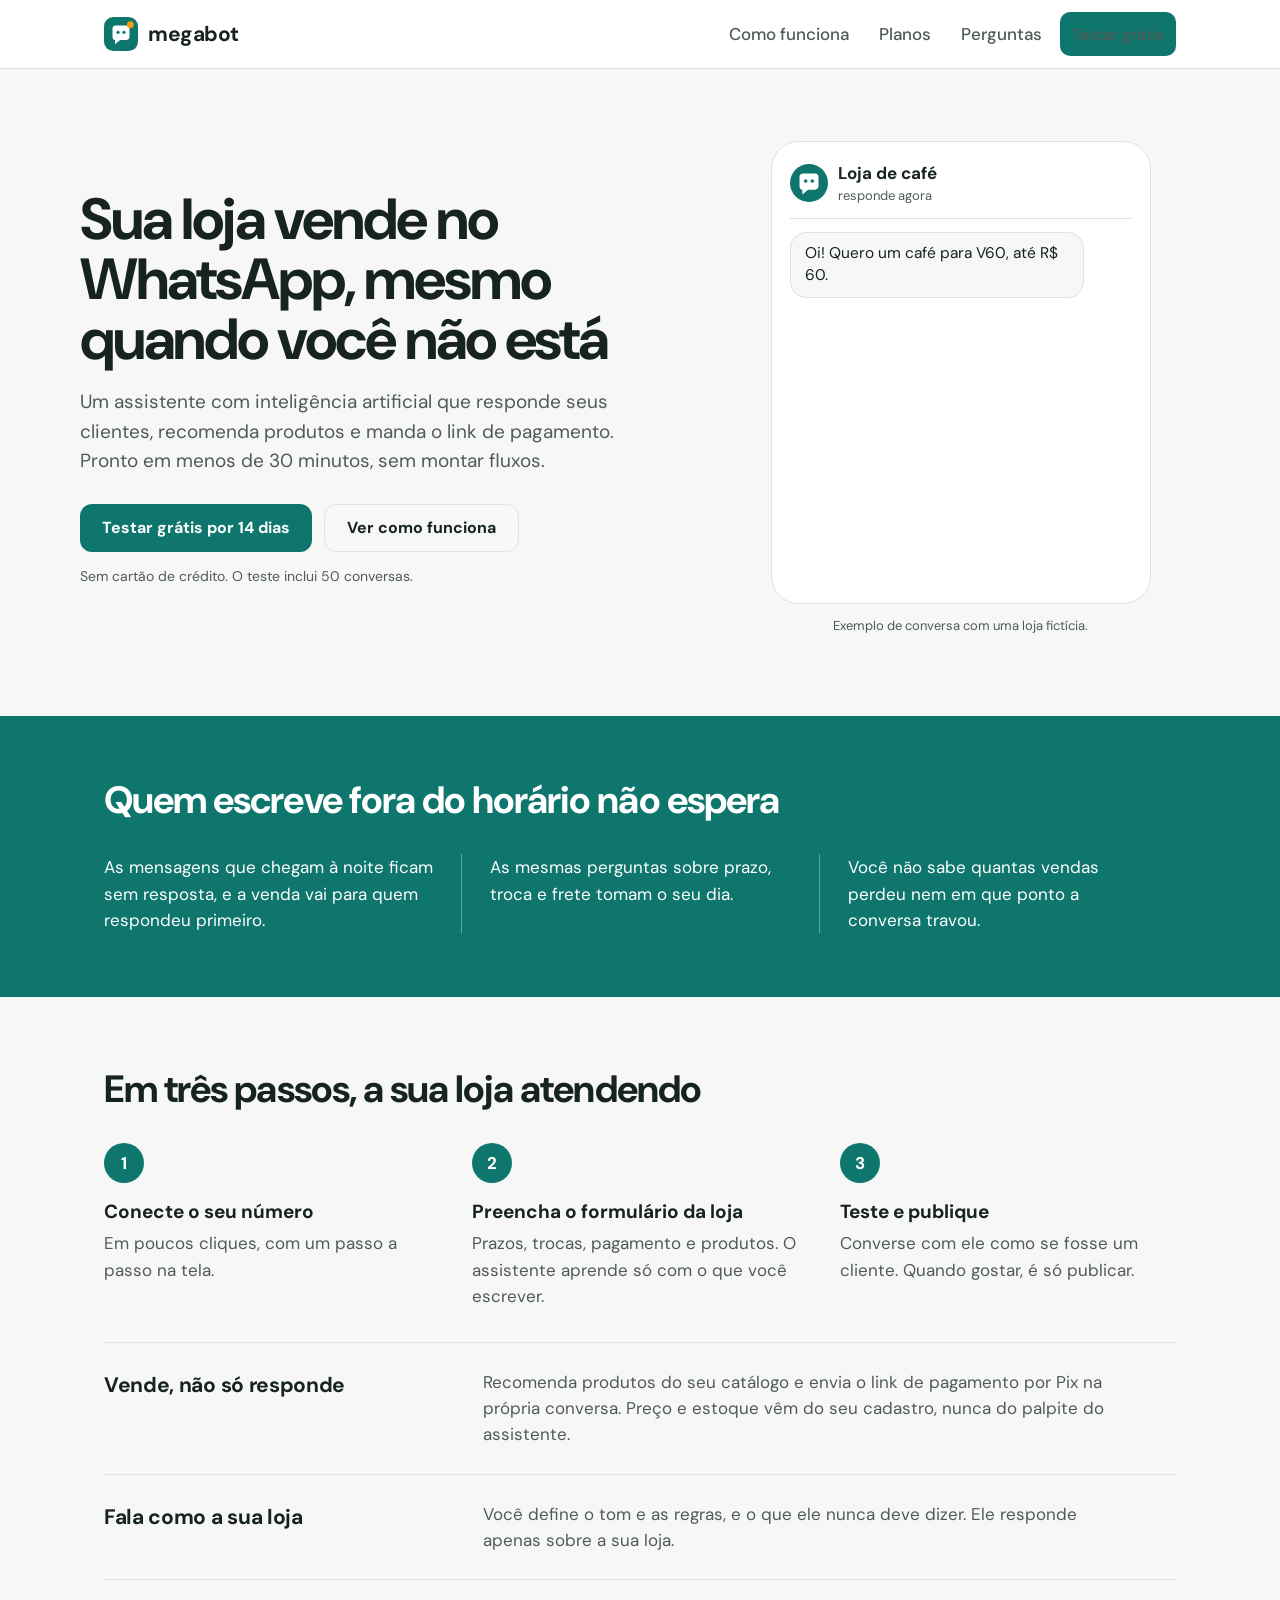
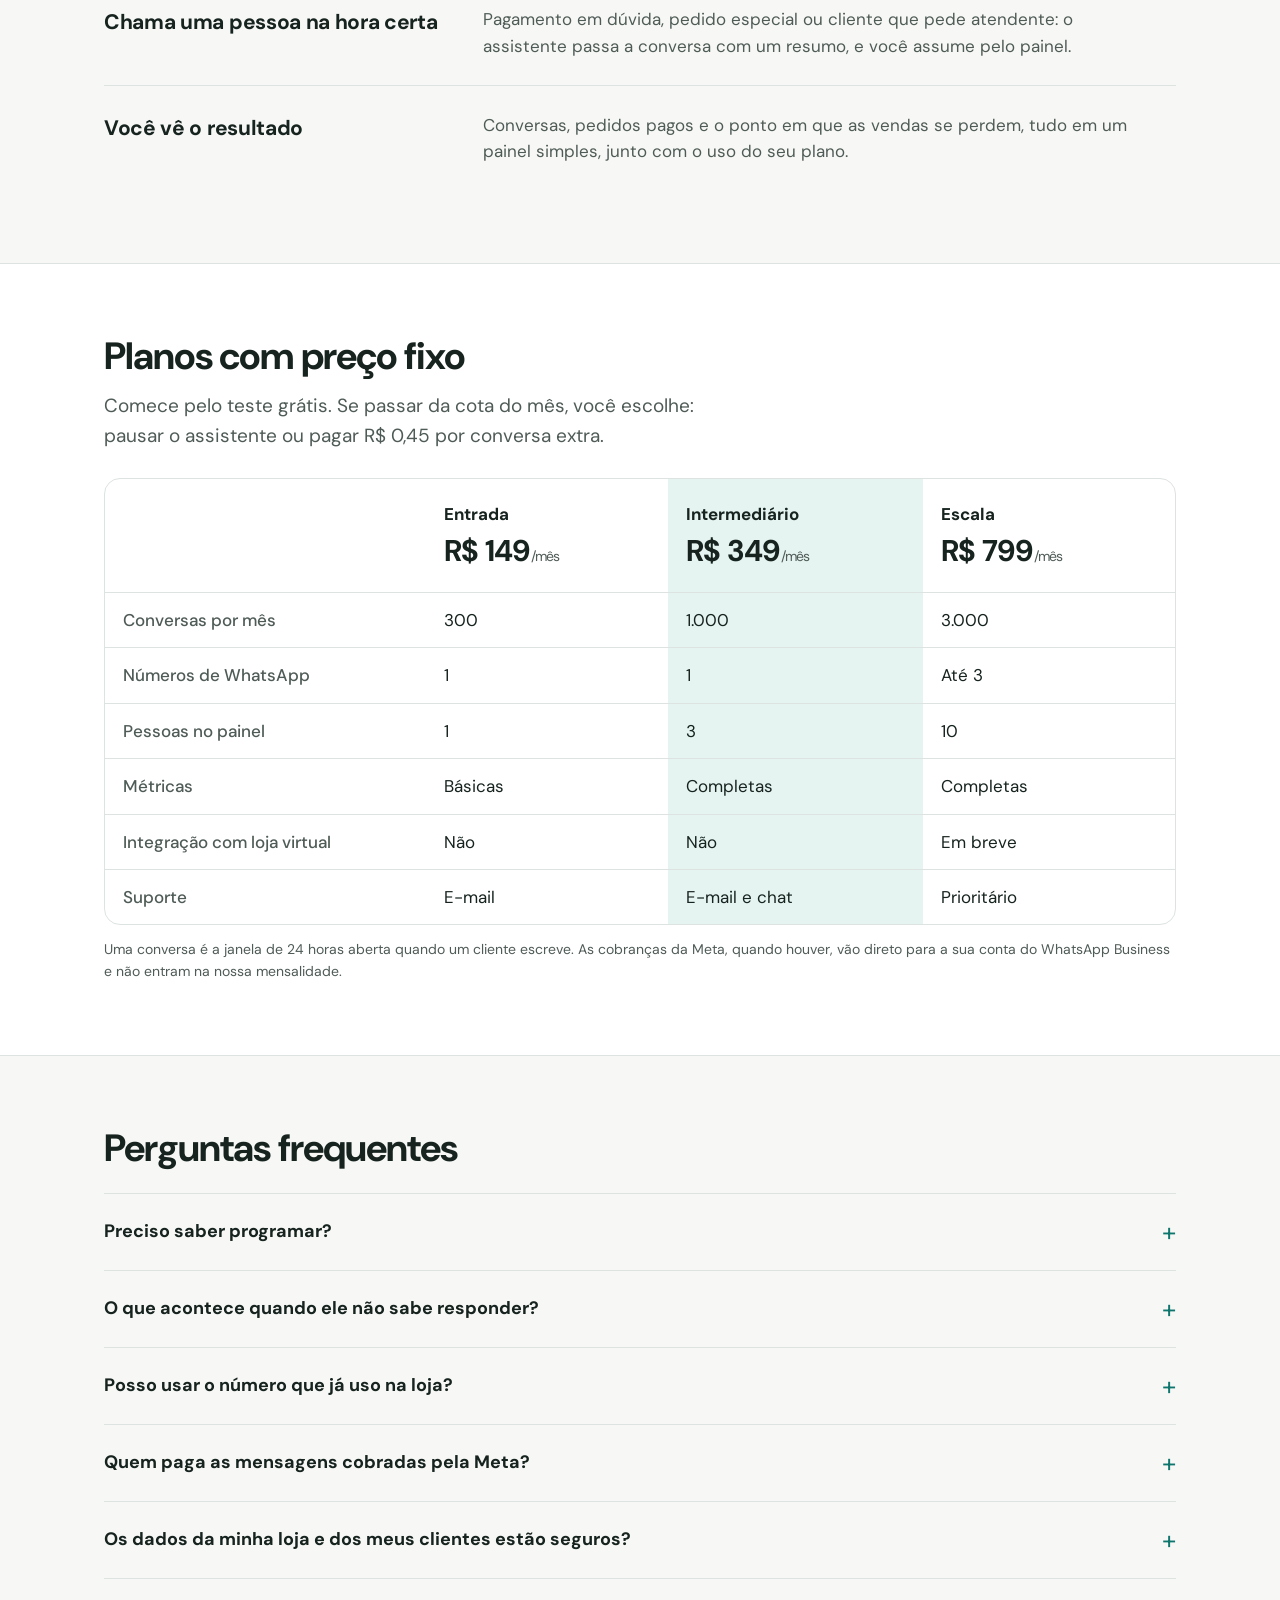
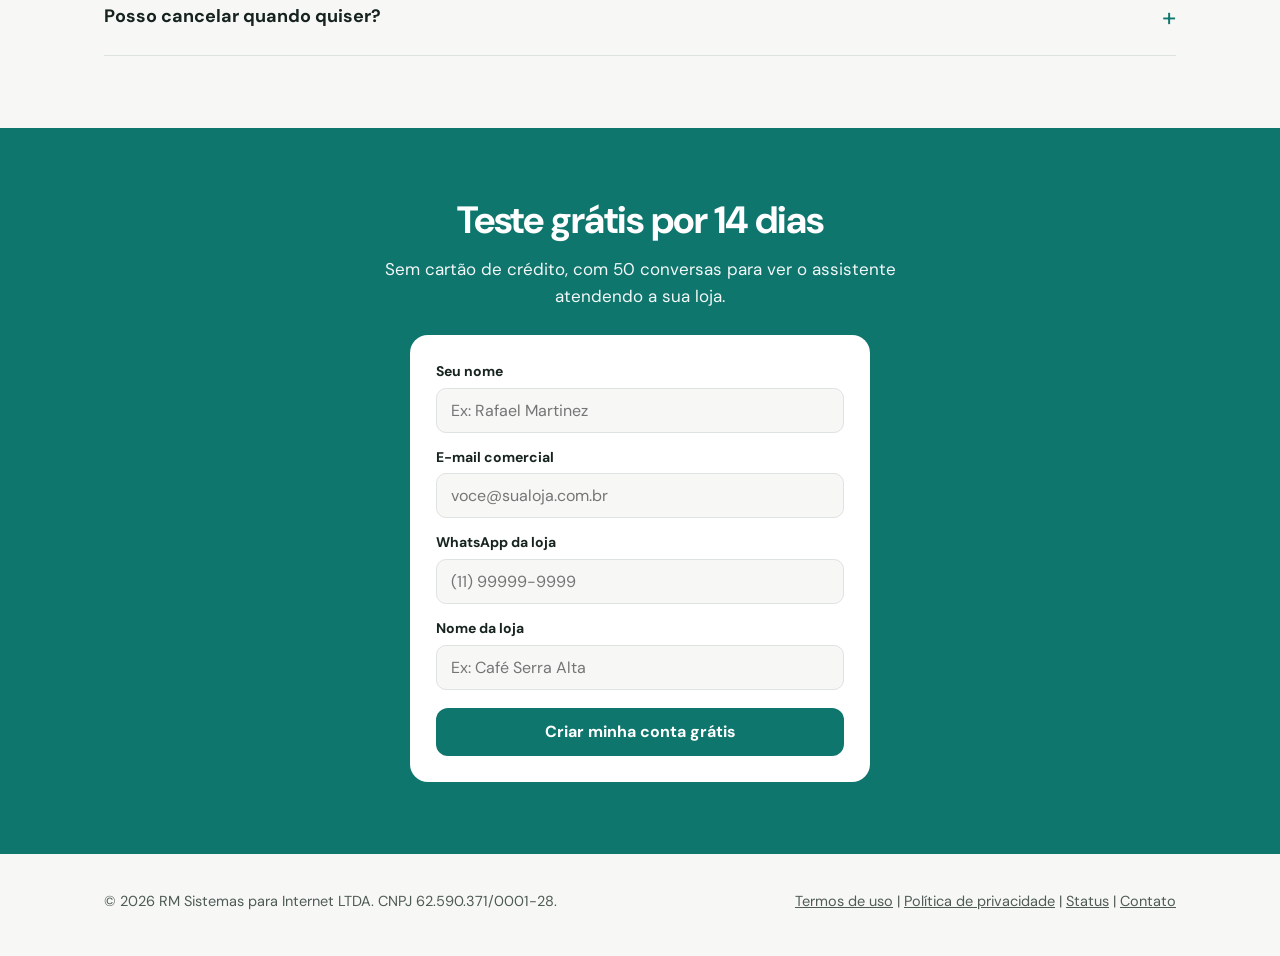
<file: index.html>
<!doctype html>
<html lang="pt-BR">

<head>
    <meta charset="utf-8">
    <meta name="viewport" content="width=device-width, initial-scale=1, viewport-fit=cover">
    <title>megabot | Sua loja vende no WhatsApp, mesmo quando você não está</title>
    <meta name="description"
        content="Um assistente que responde seus clientes no WhatsApp, recomenda produtos e manda o link de pagamento. Pronto em menos de 30 minutos. Teste grátis por 14 dias.">
    <link rel="preconnect" href="https://fonts.googleapis.com">
    <link href="https://fonts.googleapis.com/css2?family=DM+Sans:wght@400;500;700&display=swap" rel="stylesheet">
    <style>
        :root {
            --bg: #F7F8F6;
            --surface: #FFFFFF;
            --ink: #16231F;
            --muted: #4F5B56;
            --line: #DDE3E0;
            --teal: #0F766E;
            --on-teal: #FFFFFF;
            --mist: #E6F4F1;
            --deep: #0B5A54;
            --amber: #F59E0B;
            color-scheme: light
        }

        @media (prefers-color-scheme:dark) {
            :root:not([data-theme="light"]) {
                --bg: #0E1715;
                --surface: #14211E;
                --ink: #E9F1EE;
                --muted: #9DB0AA;
                --line: #25352F;
                --teal: #2DD4BF;
                --on-teal: #07201C;
                --mist: #16302C;
                --deep: #7DE3D6;
                --amber: #F5B02E;
                color-scheme: dark
            }
        }

        :root[data-theme="dark"] {
            --bg: #0E1715;
            --surface: #14211E;
            --ink: #E9F1EE;
            --muted: #9DB0AA;
            --line: #25352F;
            --teal: #2DD4BF;
            --on-teal: #07201C;
            --mist: #16302C;
            --deep: #7DE3D6;
            --amber: #F5B02E;
            color-scheme: dark
        }

        :root {
            box-sizing: border-box;
            padding-top: env(safe-area-inset-top, 0px);
            padding-bottom: env(safe-area-inset-bottom, 0px)
        }

        html {
            scroll-padding-top: calc(env(safe-area-inset-top, 0px) + 76px);
            scroll-behavior: smooth
        }

        *,
        *::before,
        *::after {
            box-sizing: inherit
        }

        body {
            margin: 0;
            background: var(--bg);
            color: var(--ink);
            font: 400 17px/1.55 'DM Sans', system-ui, sans-serif;
            -webkit-text-size-adjust: 100%
        }

        body::before {
            content: "";
            position: fixed;
            inset: 0 0 auto;
            height: env(safe-area-inset-top, 0px);
            background: var(--surface);
            z-index: 10
        }

        a {
            color: var(--teal)
        }

        a:focus-visible,
        button:focus-visible,
        summary:focus-visible {
            outline: 3px solid var(--amber);
            outline-offset: 2px
        }

        .w {
            max-width: 1120px;
            margin: 0 auto;
            padding: 0 24px
        }

        header {
            position: sticky;
            top: env(safe-area-inset-top, 0px);
            z-index: 11;
            background: var(--surface);
            border-bottom: 1px solid var(--line)
        }

        .bar {
            display: flex;
            align-items: center;
            justify-content: space-between;
            gap: 16px;
            min-height: 68px
        }

        .brand {
            display: flex;
            align-items: center;
            gap: 10px;
            font-weight: 700;
            font-size: 21px;
            letter-spacing: -.02em;
            color: var(--ink);
            text-decoration: none
        }

        nav.menu {
            display: flex;
            gap: 6px;
            align-items: center
        }

        nav.menu a {
            display: inline-flex;
            align-items: center;
            min-height: 44px;
            padding: 0 12px;
            color: var(--muted);
            text-decoration: none;
            font-weight: 500;
            border-radius: 10px
        }

        nav.menu a:hover {
            color: var(--ink)
        }

        .btn {
            display: inline-flex;
            align-items: center;
            justify-content: center;
            min-height: 48px;
            padding: 0 22px;
            border-radius: 12px;
            background: var(--teal);
            color: var(--on-teal);
            font: 700 16px 'DM Sans', system-ui, sans-serif;
            text-decoration: none;
            border: 0
        }

        .btn:hover {
            filter: brightness(1.08);
            color: var(--on-teal)
        }

        .btn.alt {
            background: transparent;
            color: var(--ink);
            border: 1px solid var(--line)
        }

        .btn.alt:hover {
            color: var(--ink);
            background: var(--mist)
        }

        .hero {
            display: grid;
            grid-template-columns: 1.1fr .9fr;
            gap: 56px;
            align-items: center;
            padding: 72px 0 80px
        }

        h1 {
            margin: 0 0 18px;
            font-size: clamp(36px, 5.2vw, 58px);
            line-height: 1.03;
            letter-spacing: -.035em;
            font-weight: 700
        }

        h2 {
            margin: 0 0 14px;
            font-size: clamp(26px, 3.4vw, 38px);
            line-height: 1.1;
            letter-spacing: -.025em;
            font-weight: 700
        }

        .lead {
            font-size: 19px;
            color: var(--muted);
            max-width: 34em;
            margin: 0 0 28px
        }

        .cta {
            display: flex;
            gap: 12px;
            flex-wrap: wrap;
            margin-bottom: 14px
        }

        .fine {
            font-size: 14px;
            color: var(--muted);
            margin: 0
        }

        .phone {
            max-width: 380px;
            margin: 0 auto;
            background: var(--surface);
            border: 1px solid var(--line);
            border-radius: 28px;
            padding: 18px
        }

        .phone-top {
            display: flex;
            align-items: center;
            gap: 10px;
            padding-bottom: 12px;
            border-bottom: 1px solid var(--line);
            font-weight: 700
        }

        .phone-top span {
            display: block;
            font-weight: 400;
            font-size: 13px;
            color: var(--muted)
        }

        .chat {
            display: flex;
            flex-direction: column;
            padding-top: 6px;
            min-height: 340px
        }

        .m {
            max-width: 86%;
            padding: 10px 14px;
            border-radius: 16px;
            margin: 7px 0;
            line-height: 1.4;
            font-size: 15.5px;
            opacity: 0;
            transform: translateY(6px);
            transition: opacity .45s, transform .45s
        }

        .m.show {
            opacity: 1;
            transform: none
        }

        .m.c {
            align-self: flex-start;
            background: var(--bg);
            border: 1px solid var(--line)
        }

        .m.b {
            align-self: flex-end;
            background: var(--mist);
            color: var(--deep)
        }

        .pay {
            display: inline-block;
            margin-top: 8px;
            padding: 9px 14px;
            border-radius: 10px;
            background: var(--teal);
            color: var(--on-teal);
            font-weight: 700;
            font-size: 14.5px
        }

        .cap {
            text-align: center;
            font-size: 13px;
            color: var(--muted);
            margin: 12px 0 0
        }

        .band {
            background: var(--teal);
            color: var(--on-teal);
            padding: 64px 0
        }

        .band h2 {
            max-width: 20em
        }

        .trio {
            display: grid;
            grid-template-columns: repeat(3, 1fr);
            margin-top: 32px
        }

        .trio p {
            margin: 0;
            padding: 0 28px;
            border-left: 1px solid color-mix(in srgb, var(--on-teal) 35%, transparent)
        }

        .trio p:first-child {
            padding-left: 0;
            border-left: 0
        }

        section {
            padding: 72px 0
        }

        .steps {
            list-style: none;
            margin: 32px 0 0;
            padding: 0;
            display: grid;
            grid-template-columns: repeat(3, 1fr);
            gap: 32px;
            counter-reset: s
        }

        .steps li {
            counter-increment: s
        }

        .steps li::before {
            content: counter(s);
            display: flex;
            align-items: center;
            justify-content: center;
            width: 40px;
            height: 40px;
            border-radius: 50%;
            background: var(--teal);
            color: var(--on-teal);
            font-weight: 700;
            margin-bottom: 14px
        }

        .steps b {
            display: block;
            font-size: 19px;
            margin-bottom: 4px
        }

        .steps span {
            color: var(--muted)
        }

        dl.feat {
            margin: 32px 0 0
        }

        .feat div {
            display: grid;
            grid-template-columns: minmax(200px, .8fr) 1.6fr;
            gap: 32px;
            padding: 26px 0;
            border-top: 1px solid var(--line)
        }

        .feat dt {
            font-size: 21px;
            font-weight: 700;
            letter-spacing: -.015em
        }

        .feat dd {
            margin: 0;
            color: var(--muted);
            max-width: 38em
        }

        .tablewrap {
            overflow-x: auto;
            margin-top: 28px;
            border: 1px solid var(--line);
            border-radius: 16px;
            background: var(--surface)
        }

        table {
            width: 100%;
            border-collapse: collapse;
            min-width: 640px
        }

        th,
        td {
            padding: 14px 18px;
            text-align: left;
            border-bottom: 1px solid var(--line)
        }

        tbody tr:last-child td {
            border-bottom: 0
        }

        thead th {
            vertical-align: bottom;
            font-weight: 700;
            padding-top: 22px;
            padding-bottom: 18px
        }

        thead .price {
            display: block;
            font-size: 30px;
            letter-spacing: -.025em
        }

        thead .price small {
            font-size: 14px;
            font-weight: 400;
            color: var(--muted)
        }

        td:first-child,
        th:first-child {
            color: var(--muted);
            font-weight: 500;
            width: 30%
        }

        .hl {
            background: var(--mist)
        }

        details {
            border-top: 1px solid var(--line)
        }

        details:last-of-type {
            border-bottom: 1px solid var(--line)
        }

        summary {
            display: flex;
            align-items: center;
            justify-content: space-between;
            gap: 16px;
            min-height: 60px;
            padding: 8px 0;
            font-weight: 700;
            font-size: 18px;
            cursor: pointer;
            list-style: none
        }

        summary::-webkit-details-marker {
            display: none
        }

        summary::after {
            content: "+";
            font-size: 26px;
            font-weight: 400;
            color: var(--teal);
            flex: none
        }

        details[open] summary::after {
            content: "\2013"
        }

        details p {
            margin: 0 0 20px;
            color: var(--muted);
            max-width: 42em
        }

        .final {
            background: var(--teal);
            color: var(--on-teal);
            text-align: center;
            padding: 72px 0
        }

        .final .btn {
            background: var(--on-teal);
            color: var(--teal)
        }

        .final .btn:hover {
            color: var(--teal)
        }

        footer {
            padding: 36px 0 44px;
            color: var(--muted);
            font-size: 14.5px
        }

        footer .row {
            display: flex;
            justify-content: space-between;
            gap: 20px;
            flex-wrap: wrap
        }

        footer a {
            color: var(--muted)
        }

        @media (max-width:860px) {
            .hero {
                grid-template-columns: 1fr;
                gap: 40px;
                padding: 40px 0 56px
            }

            nav.menu a:not(.btn) {
                display: none
            }

            .trio {
                grid-template-columns: 1fr;
                gap: 20px
            }

            .trio p,
            .trio p:first-child {
                padding: 0;
                border-left: 0
            }

            .steps {
                grid-template-columns: 1fr
            }

            .feat div {
                grid-template-columns: 1fr;
                gap: 6px
            }

            section {
                padding: 52px 0
            }
        }

        @media (prefers-reduced-motion:reduce) {
            html {
                scroll-behavior: auto
            }

            .m {
                opacity: 1;
                transform: none;
                transition: none
            }
        }
    
        .final-form { max-width: 460px; margin: 0 auto; text-align: left; background: var(--surface); color: var(--ink); padding: 26px; border-radius: 18px; }
        .final-form .hs-field { display: flex; flex-direction: column; gap: 5px; margin-bottom: 14px; }
        .final-form label { font-size: 14px; font-weight: 700; color: var(--ink); }
        .final-form input { width: 100%; padding: 11px 14px; border-radius: 10px; border: 1px solid var(--line); background: var(--bg); color: var(--ink); font: 400 15.5px 'DM Sans', system-ui, sans-serif; }
        .final-form .btn { width: 100%; background: var(--teal); color: var(--on-teal); cursor: pointer; margin-top: 4px; }
        .final-form .btn:hover { color: var(--on-teal); }
        .hs-status { font-size: 14px; font-weight: 500; margin-top: 12px; padding: 10px 12px; border-radius: 10px; display: none; }
        .hs-status.ok { display: block; background: var(--mist); color: var(--deep); }
        .hs-status.err { display: block; background: rgba(220,38,38,.12); color: #ef4444; }
    </style>
    <noscript>
        <style>
            .m {
                opacity: 1;
                transform: none
            }
        </style>
    </noscript>
    <link rel="stylesheet" href="assets/css/responsive.css">
    <link rel="icon" href="assets/img/favicon.svg" type="image/svg+xml">
    <link rel="alternate icon" href="favicon.ico" sizes="32x32">
</head>

<body>
    <header>
        <div class="w bar">
            <a class="brand" href="/" aria-label="megabot, página inicial">
                <svg width="34" height="34" viewBox="0 0 40 40" aria-hidden="true">
                    <rect width="40" height="40" rx="11" fill="#0F766E" />
                    <path d="M10 14a4 4 0 0 1 4-4h12a4 4 0 0 1 4 4v9a4 4 0 0 1-4 4h-7l-6 5v-5h-1a4 4 0 0 1-2-3z"
                        fill="#fff" />
                    <circle cx="16.5" cy="18" r="1.9" fill="#0F766E" />
                    <circle cx="23.5" cy="18" r="1.9" fill="#0F766E" />
                    <circle cx="31" cy="9" r="4" fill="#F59E0B" />
                </svg>
                megabot
            </a>
            <nav class="menu" aria-label="Principal">
                <a href="#como-funciona">Como funciona</a>
                <a href="#planos">Planos</a>
                <a href="#perguntas">Perguntas</a>
                <a class="btn" href="/#testar">Testar grátis</a>
            </nav>
        </div>
    </header>

    <main>
        <div class="w hero">
            <div>
                <h1>Sua loja vende no WhatsApp, mesmo quando você não está</h1>
                <p class="lead">Um assistente com inteligência artificial que responde seus clientes, recomenda produtos
                    e manda o link de pagamento. Pronto em menos de 30 minutos, sem montar fluxos.</p>
                <div class="cta">
                    <a class="btn" href="#testar">Testar grátis por 14 dias</a>
                    <a class="btn alt" href="#como-funciona">Ver como funciona</a>
                </div>
                <p class="fine">Sem cartão de crédito. O teste inclui 50 conversas.</p>
            </div>
            <div>
                <div class="phone" role="img"
                    aria-label="Exemplo de conversa: o cliente pede um café, o assistente recomenda duas opções e envia o link de pagamento por Pix">
                    <div class="phone-top"><svg width="38" height="38" viewBox="0 0 40 40" aria-hidden="true">
                            <rect width="40" height="40" rx="20" fill="#0F766E" />
                            <path d="M10 14a4 4 0 0 1 4-4h12a4 4 0 0 1 4 4v9a4 4 0 0 1-4 4h-7l-6 5v-5h-1a4 4 0 0 1-2-3z"
                                fill="#fff" />
                            <circle cx="16.5" cy="18" r="1.9" fill="#0F766E" />
                            <circle cx="23.5" cy="18" r="1.9" fill="#0F766E" />
                        </svg>
                        <div>Loja de café<span>responde agora</span></div>
                    </div>
                    <div class="chat" aria-hidden="true">
                        <div class="m c">Oi! Quero um café para V60, até R$ 60.</div>
                        <div class="m b">Oi! Tenho duas opções de 250 g: Mantiqueira (R$ 52,90) e Serra Alta (R$ 58,00).
                            Qual você prefere?</div>
                        <div class="m c">Serra Alta, moído para filtro.</div>
                        <div class="m b">Combinado! Aqui está o seu link de pagamento.<br><span class="pay">Pagar R$
                                58,00 com Pix</span></div>
                    </div>
                </div>
                <p class="cap">Exemplo de conversa com uma loja fictícia.</p>
            </div>
        </div>

        <div class="band">
            <div class="w">
                <h2>Quem escreve fora do horário não espera</h2>
                <div class="trio">
                    <p>As mensagens que chegam à noite ficam sem resposta, e a venda vai para quem respondeu primeiro.
                    </p>
                    <p>As mesmas perguntas sobre prazo, troca e frete tomam o seu dia.</p>
                    <p>Você não sabe quantas vendas perdeu nem em que ponto a conversa travou.</p>
                </div>
            </div>
        </div>

        <section id="como-funciona">
            <div class="w">
                <h2>Em três passos, a sua loja atendendo</h2>
                <ol class="steps">
                    <li><b>Conecte o seu número</b><span>Em poucos cliques, com um passo a passo na tela.</span></li>
                    <li><b>Preencha o formulário da loja</b><span>Prazos, trocas, pagamento e produtos. O assistente
                            aprende só com o que você escrever.</span></li>
                    <li><b>Teste e publique</b><span>Converse com ele como se fosse um cliente. Quando gostar, é só
                            publicar.</span></li>
                </ol>
                <dl class="feat">
                    <div>
                        <dt>Vende, não só responde</dt>
                        <dd>Recomenda produtos do seu catálogo e envia o link de pagamento por Pix na própria conversa.
                            Preço e estoque vêm do seu cadastro, nunca do palpite do assistente.</dd>
                    </div>
                    <div>
                        <dt>Fala como a sua loja</dt>
                        <dd>Você define o tom e as regras, e o que ele nunca deve dizer. Ele responde apenas sobre a sua
                            loja.</dd>
                    </div>
                    <div>
                        <dt>Chama uma pessoa na hora certa</dt>
                        <dd>Pagamento em dúvida, pedido especial ou cliente que pede atendente: o assistente passa a
                            conversa com um resumo, e você assume pelo painel.</dd>
                    </div>
                    <div>
                        <dt>Você vê o resultado</dt>
                        <dd>Conversas, pedidos pagos e o ponto em que as vendas se perdem, tudo em um painel simples,
                            junto com o uso do seu plano.</dd>
                    </div>
                </dl>
            </div>
        </section>

        <section id="planos"
            style="background:var(--surface);border-top:1px solid var(--line);border-bottom:1px solid var(--line)">
            <div class="w">
                <h2>Planos com preço fixo</h2>
                <p class="lead" style="margin-bottom:0">Comece pelo teste grátis. Se passar da cota do mês, você
                    escolhe: pausar o assistente ou pagar R$ 0,45 por conversa extra.</p>
                <div class="tablewrap">
                    <table>
                        <caption style="position:absolute;left:-9999px">Comparação dos planos</caption>
                        <thead>
                            <tr>
                                <th scope="col"></th>
                                <th scope="col">Entrada<span class="price">R$ 149<small>/mês</small></span></th>
                                <th scope="col" class="hl">Intermediário<span class="price">R$
                                        349<small>/mês</small></span></th>
                                <th scope="col">Escala<span class="price">R$ 799<small>/mês</small></span></th>
                            </tr>
                        </thead>
                        <tbody>
                            <tr>
                                <td>Conversas por mês</td>
                                <td>300</td>
                                <td class="hl">1.000</td>
                                <td>3.000</td>
                            </tr>
                            <tr>
                                <td>Números de WhatsApp</td>
                                <td>1</td>
                                <td class="hl">1</td>
                                <td>Até 3</td>
                            </tr>
                            <tr>
                                <td>Pessoas no painel</td>
                                <td>1</td>
                                <td class="hl">3</td>
                                <td>10</td>
                            </tr>
                            <tr>
                                <td>Métricas</td>
                                <td>Básicas</td>
                                <td class="hl">Completas</td>
                                <td>Completas</td>
                            </tr>
                            <tr>
                                <td>Integração com loja virtual</td>
                                <td>Não</td>
                                <td class="hl">Não</td>
                                <td>Em breve</td>
                            </tr>
                            <tr>
                                <td>Suporte</td>
                                <td>E-mail</td>
                                <td class="hl">E-mail e chat</td>
                                <td>Prioritário</td>
                            </tr>
                        </tbody>
                    </table>
                </div>
                <p class="fine" style="margin-top:14px">Uma conversa é a janela de 24 horas aberta quando um cliente
                    escreve. As cobranças da Meta, quando houver, vão direto para a sua conta do WhatsApp Business e não
                    entram na nossa mensalidade.</p>
            </div>
        </section>

        <section id="perguntas">
            <div class="w">
                <h2>Perguntas frequentes</h2>
                <div style="margin-top:24px">
                    <details>
                        <summary>Preciso saber programar?</summary>
                        <p>Não. Você preenche um formulário guiado e testa o assistente antes de publicar.</p>
                    </details>
                    <details>
                        <summary>O que acontece quando ele não sabe responder?</summary>
                        <p>Ele passa a conversa para uma pessoa da sua equipe, com um resumo do que já foi dito, e você
                            assume pelo painel.</p>
                    </details>
                    <details>
                        <summary>Posso usar o número que já uso na loja?</summary>
                        <p>Sim, com um passo a passo na tela. Se o seu número precisar de algum ajuste antes de ser
                            conectado, o sistema avisa o que fazer.</p>
                    </details>
                    <details>
                        <summary>Quem paga as mensagens cobradas pela Meta?</summary>
                        <p>Se houver cobrança da Meta, por exemplo em mensagens enviadas fora da janela de 24 horas, ela
                            vai direto para a sua conta do WhatsApp Business. A nossa mensalidade não inclui esse custo.
                        </p>
                    </details>
                    <details>
                        <summary>Os dados da minha loja e dos meus clientes estão seguros?</summary>
                        <p>Tratamos os dados conforme a LGPD, só para atender a sua loja, e você pode pedir a exclusão
                            de uma conversa ou de um contato quando quiser.</p>
                    </details>
                    <details>
                        <summary>Posso cancelar quando quiser?</summary>
                        <p>Pode. O cancelamento é feito por você mesmo, no painel, e vale a partir do próximo ciclo.</p>
                    </details>
                </div>
            </div>
        </section>

        <div class="final" id="testar">
            <div class="w">
                <h2>Teste grátis por 14 dias</h2>
                <p style="margin:0 auto 26px;max-width:32em;opacity:.95">Sem cartão de crédito, com 50 conversas para
                    ver o assistente atendendo a sua loja.</p>
                <form class="final-form" data-hubspot-form="home" data-success-msg="Cadastro recebido! Enviamos os próximos passos para o seu e-mail.">
                    <div class="hs-field">
                        <label for="trial-name">Seu nome</label>
                        <input id="trial-name" name="firstname" type="text" required placeholder="Ex: Rafael Martinez">
                    </div>
                    <div class="hs-field">
                        <label for="trial-email">E-mail comercial</label>
                        <input id="trial-email" name="email" type="email" required placeholder="voce@sualoja.com.br">
                    </div>
                    <div class="hs-field">
                        <label for="trial-phone">WhatsApp da loja</label>
                        <input id="trial-phone" name="hs_whatsapp_phone_number" type="tel" required placeholder="(11) 99999-9999">
                    </div>
                    <div class="hs-field">
                        <label for="trial-company">Nome da loja</label>
                        <input id="trial-company" name="name" type="text" placeholder="Ex: Café Serra Alta">
                    </div>
                    <button class="btn" type="submit">Criar minha conta grátis</button>
                    <p class="hs-status" role="status"></p>
                </form>
            </div>
        </div>
    </main>

    <footer>
        <div class="w row">
            <span>© 2026 RM Sistemas para Internet LTDA. CNPJ 62.590.371/0001-28.</span>
            <span><a href="termos-de-uso.html">Termos de uso</a> | <a href="politica-de-privacidade.html">Política de privacidade</a> | <a href="status.html">Status</a> | <a href="contato.html">Contato</a></span>
        </div>
    </footer>

    <script>
        (function () {
            var ms = document.querySelectorAll('.m');
            var rm = window.matchMedia && window.matchMedia('(prefers-reduced-motion: reduce)').matches;
            ms.forEach(function (m, i) {
                if (rm) { m.classList.add('show'); }
                else { setTimeout(function () { m.classList.add('show'); }, 700 + i * 1300); }
            });
        })();
    </script>
    <script src="assets/js/env.js"></script>
    <script src="assets/js/ga.js"></script>
    <script src="assets/js/hubspot.js"></script>
    <script src="assets/js/menu.js"></script>
</body>

</html>
</file>
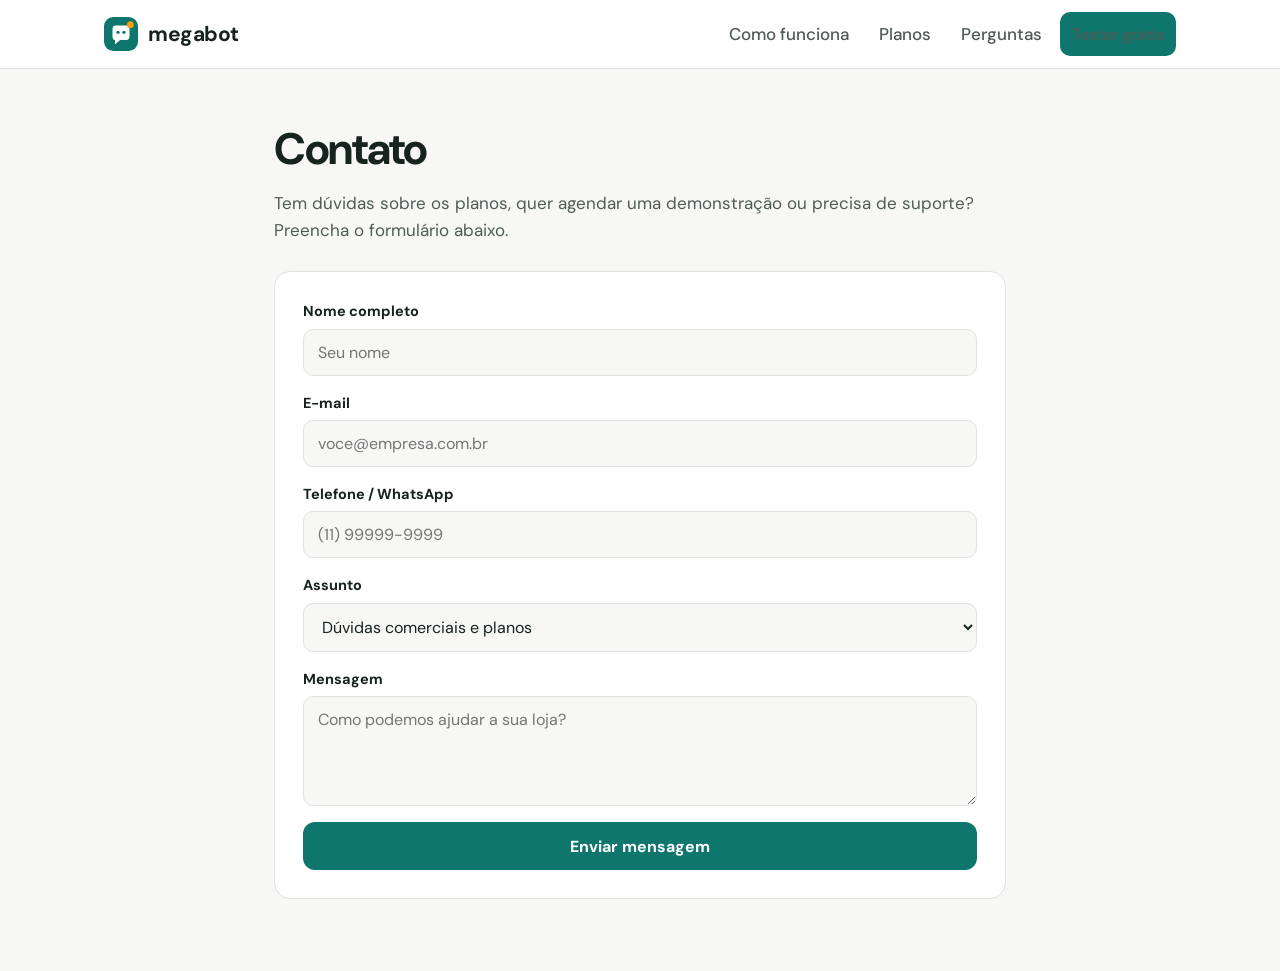
<file: contato.html>
<!doctype html>
<html lang="pt-BR">
<head>
    <meta charset="utf-8">
    <meta name="viewport" content="width=device-width, initial-scale=1, viewport-fit=cover">
    <title>Contato | megabot</title>
    <link rel="preconnect" href="https://fonts.googleapis.com">
    <link href="https://fonts.googleapis.com/css2?family=DM+Sans:wght@400;500;700&display=swap" rel="stylesheet">
    <link rel="stylesheet" href="assets/css/styles.css">
    <link rel="stylesheet" href="assets/css/responsive.css">
    <link rel="icon" href="assets/img/favicon.svg" type="image/svg+xml">
    <link rel="alternate icon" href="favicon.ico" sizes="32x32">
</head>
<body>
<header>
        <div class="w bar">
            <a class="brand" href="/" aria-label="megabot, página inicial">
                <svg width="34" height="34" viewBox="0 0 40 40" aria-hidden="true">
                    <rect width="40" height="40" rx="11" fill="#0F766E" />
                    <path d="M10 14a4 4 0 0 1 4-4h12a4 4 0 0 1 4 4v9a4 4 0 0 1-4 4h-7l-6 5v-5h-1a4 4 0 0 1-2-3z"
                        fill="#fff" />
                    <circle cx="16.5" cy="18" r="1.9" fill="#0F766E" />
                    <circle cx="23.5" cy="18" r="1.9" fill="#0F766E" />
                    <circle cx="31" cy="9" r="4" fill="#F59E0B" />
                </svg>
                megabot
            </a>
            <nav class="menu" aria-label="Principal">
                <a href="/#como-funciona">Como funciona</a>
                <a href="/#planos">Planos</a>
                <a href="/#perguntas">Perguntas</a>
                <a class="btn" href="/#testar">Testar grátis</a>
            </nav>
        </div>
    </header>

    <main class="page-section">
        <div class="w-narrow">
            <h1>Contato</h1>
            <p style="margin-bottom:28px">Tem dúvidas sobre os planos, quer agendar uma demonstração ou precisa de suporte? Preencha o formulário abaixo.</p>

            <div class="card">
                <form class="hs-form" data-hubspot-form="contact" data-success-msg="Mensagem enviada com sucesso! Responderemos em breve.">
                    <div class="hs-field">
                        <label for="contact-name">Nome completo</label>
                        <input id="contact-name" name="firstname" type="text" required placeholder="Seu nome">
                    </div>
                    <div class="hs-field">
                        <label for="contact-email">E-mail</label>
                        <input id="contact-email" name="email" type="email" required placeholder="voce@empresa.com.br">
                    </div>
                    <div class="hs-field">
                        <label for="contact-phone">Telefone / WhatsApp</label>
                        <input id="contact-phone" name="hs_whatsapp_phone_number" type="tel" placeholder="(11) 99999-9999">
                    </div>
                    <div class="hs-field">
                        <label for="contact-subject">Assunto</label>
                        <select id="contact-subject" name="subject">
                            <option value="duvidas_comerciais_e_planos">Dúvidas comerciais e planos</option>
                            <option value="suporte_tecnico">Suporte técnico</option>
                            <option value="solicitacao_de_privacidade">Solicitação de privacidade (LGPD)</option>
                            <option value="outro_assunto">Outro assunto</option>
                        </select>
                    </div>
                    <div class="hs-field">
                        <label for="contact-message">Mensagem</label>
                        <textarea id="contact-message" name="message" rows="4" required placeholder="Como podemos ajudar a sua loja?"></textarea>
                    </div>
                    <button class="btn" type="submit">Enviar mensagem</button>
                    <p class="hs-status" role="status"></p>
                </form>
            </div>
        </div>
    </main>

    <script src="assets/js/env.js"></script>
    <script src="assets/js/ga.js"></script>
    <script src="assets/js/hubspot.js"></script>
    <script src="assets/js/menu.js"></script>
</body>
</html>
</file>
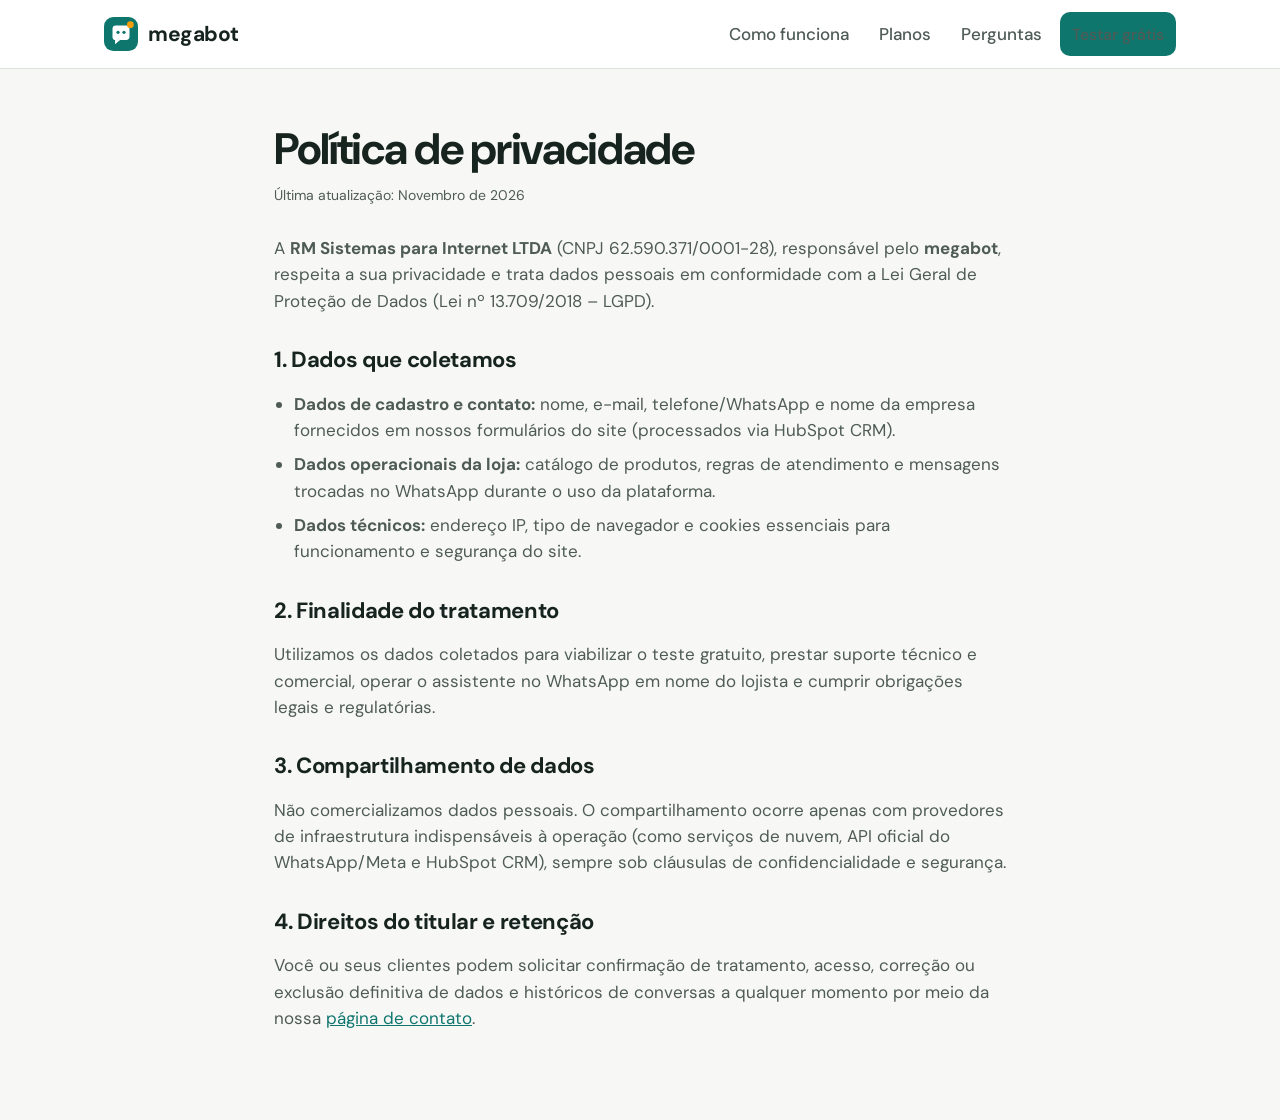
<file: politica-de-privacidade.html>
<!doctype html>
<html lang="pt-BR">
<head>
    <meta charset="utf-8">
    <meta name="viewport" content="width=device-width, initial-scale=1, viewport-fit=cover">
    <title>Política de privacidade | megabot</title>
    <link rel="preconnect" href="https://fonts.googleapis.com">
    <link href="https://fonts.googleapis.com/css2?family=DM+Sans:wght@400;500;700&display=swap" rel="stylesheet">
    <link rel="stylesheet" href="assets/css/styles.css">
    <link rel="stylesheet" href="assets/css/responsive.css">
    <link rel="icon" href="assets/img/favicon.svg" type="image/svg+xml">
    <link rel="alternate icon" href="favicon.ico" sizes="32x32">
</head>
<body>
<header>
        <div class="w bar">
            <a class="brand" href="/" aria-label="megabot, página inicial">
                <svg width="34" height="34" viewBox="0 0 40 40" aria-hidden="true">
                    <rect width="40" height="40" rx="11" fill="#0F766E" />
                    <path d="M10 14a4 4 0 0 1 4-4h12a4 4 0 0 1 4 4v9a4 4 0 0 1-4 4h-7l-6 5v-5h-1a4 4 0 0 1-2-3z"
                        fill="#fff" />
                    <circle cx="16.5" cy="18" r="1.9" fill="#0F766E" />
                    <circle cx="23.5" cy="18" r="1.9" fill="#0F766E" />
                    <circle cx="31" cy="9" r="4" fill="#F59E0B" />
                </svg>
                megabot
            </a>
            <nav class="menu" aria-label="Principal">
                <a href="/#como-funciona">Como funciona</a>
                <a href="/#planos">Planos</a>
                <a href="/#perguntas">Perguntas</a>
                <a class="btn" href="/#testar">Testar grátis</a>
            </nav>
        </div>
    </header>

    <main class="page-section">
        <div class="w-narrow">
            <h1>Política de privacidade</h1>
            <span class="meta-date">Última atualização: Novembro de 2026</span>

            <p>A <strong>RM Sistemas para Internet LTDA</strong> (CNPJ 62.590.371/0001-28), responsável pelo <strong>megabot</strong>, respeita a sua privacidade e trata dados pessoais em conformidade com a Lei Geral de Proteção de Dados (Lei nº 13.709/2018 – LGPD).</p>

            <h2>1. Dados que coletamos</h2>
            <ul>
                <li><strong>Dados de cadastro e contato:</strong> nome, e-mail, telefone/WhatsApp e nome da empresa fornecidos em nossos formulários do site (processados via HubSpot CRM).</li>
                <li><strong>Dados operacionais da loja:</strong> catálogo de produtos, regras de atendimento e mensagens trocadas no WhatsApp durante o uso da plataforma.</li>
                <li><strong>Dados técnicos:</strong> endereço IP, tipo de navegador e cookies essenciais para funcionamento e segurança do site.</li>
            </ul>

            <h2>2. Finalidade do tratamento</h2>
            <p>Utilizamos os dados coletados para viabilizar o teste gratuito, prestar suporte técnico e comercial, operar o assistente no WhatsApp em nome do lojista e cumprir obrigações legais e regulatórias.</p>

            <h2>3. Compartilhamento de dados</h2>
            <p>Não comercializamos dados pessoais. O compartilhamento ocorre apenas com provedores de infraestrutura indispensáveis à operação (como serviços de nuvem, API oficial do WhatsApp/Meta e HubSpot CRM), sempre sob cláusulas de confidencialidade e segurança.</p>

            <h2>4. Direitos do titular e retenção</h2>
            <p>Você ou seus clientes podem solicitar confirmação de tratamento, acesso, correção ou exclusão definitiva de dados e históricos de conversas a qualquer momento por meio da nossa <a href="contato.html">página de contato</a>.</p>
        </div>
    </main>

    <script src="assets/js/env.js"></script>
    <script src="assets/js/ga.js"></script>
    <script src="assets/js/menu.js"></script>
</body>
</html>
</file>
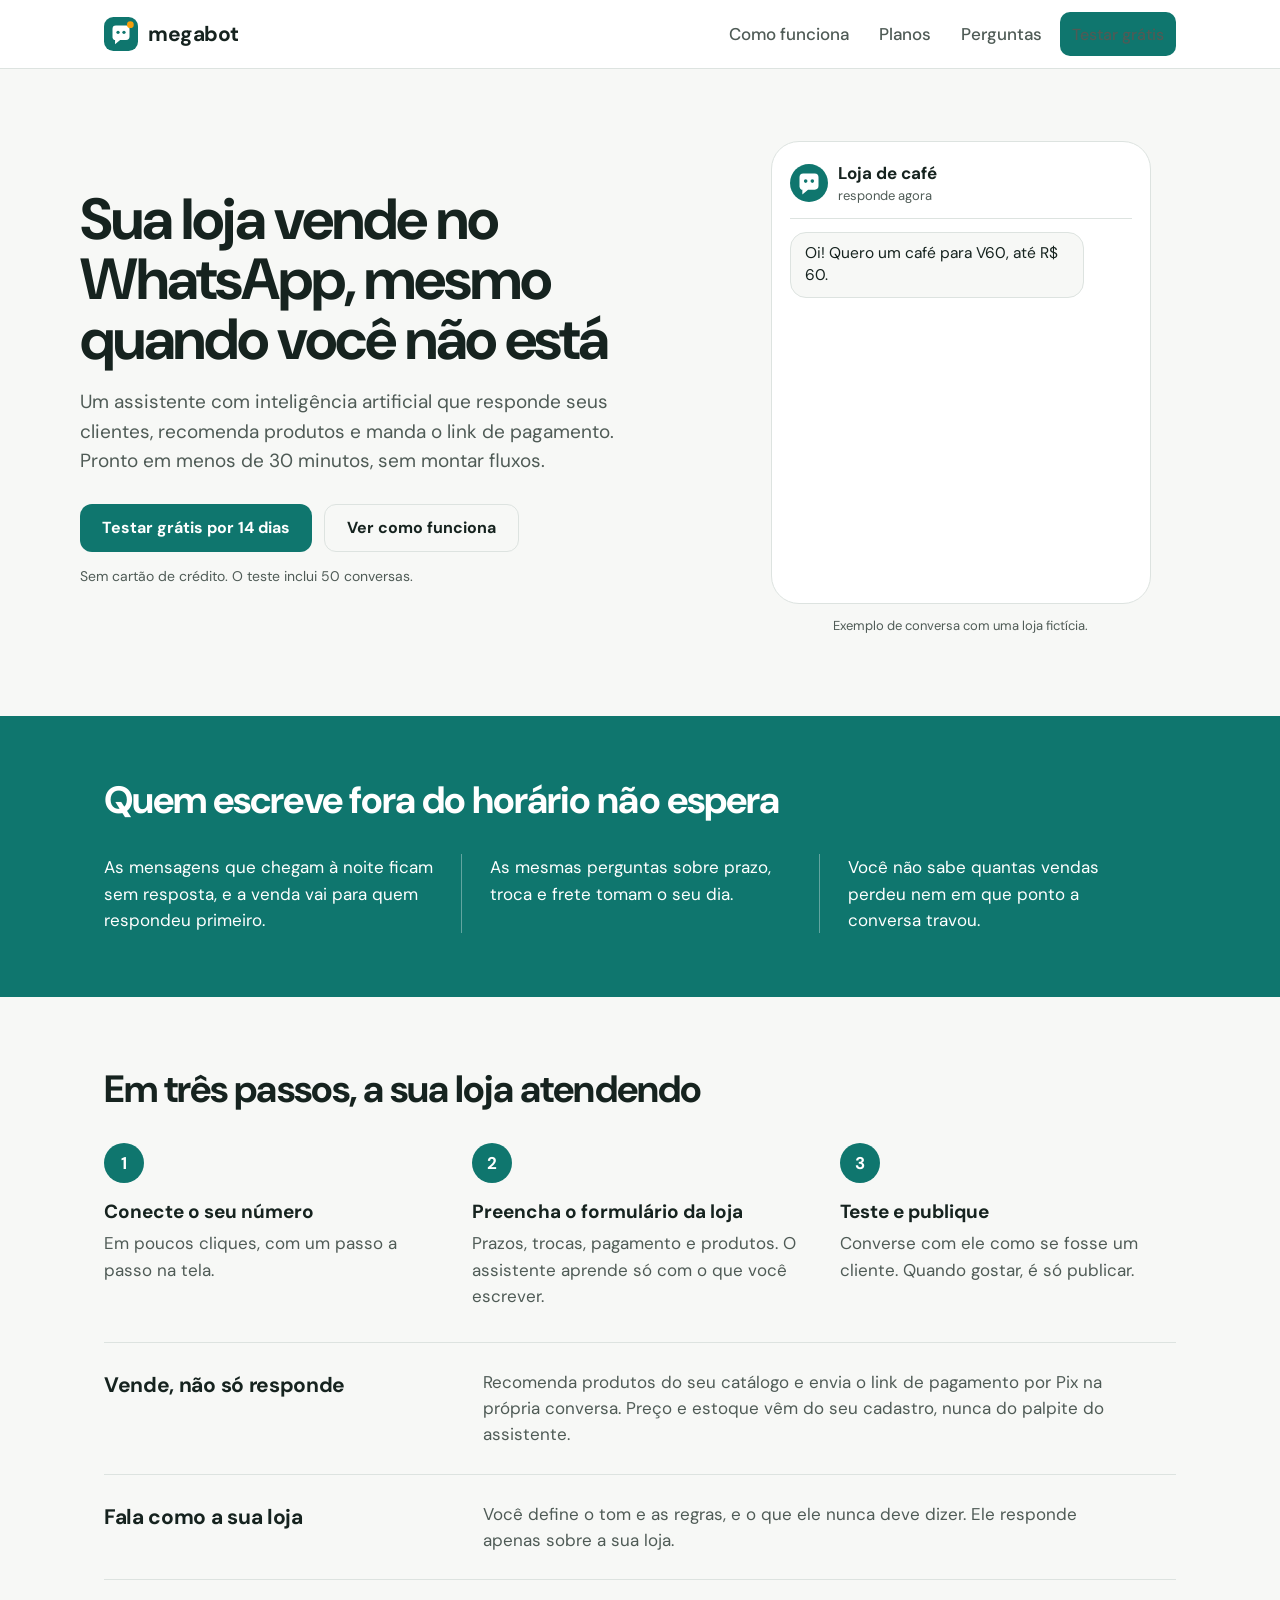
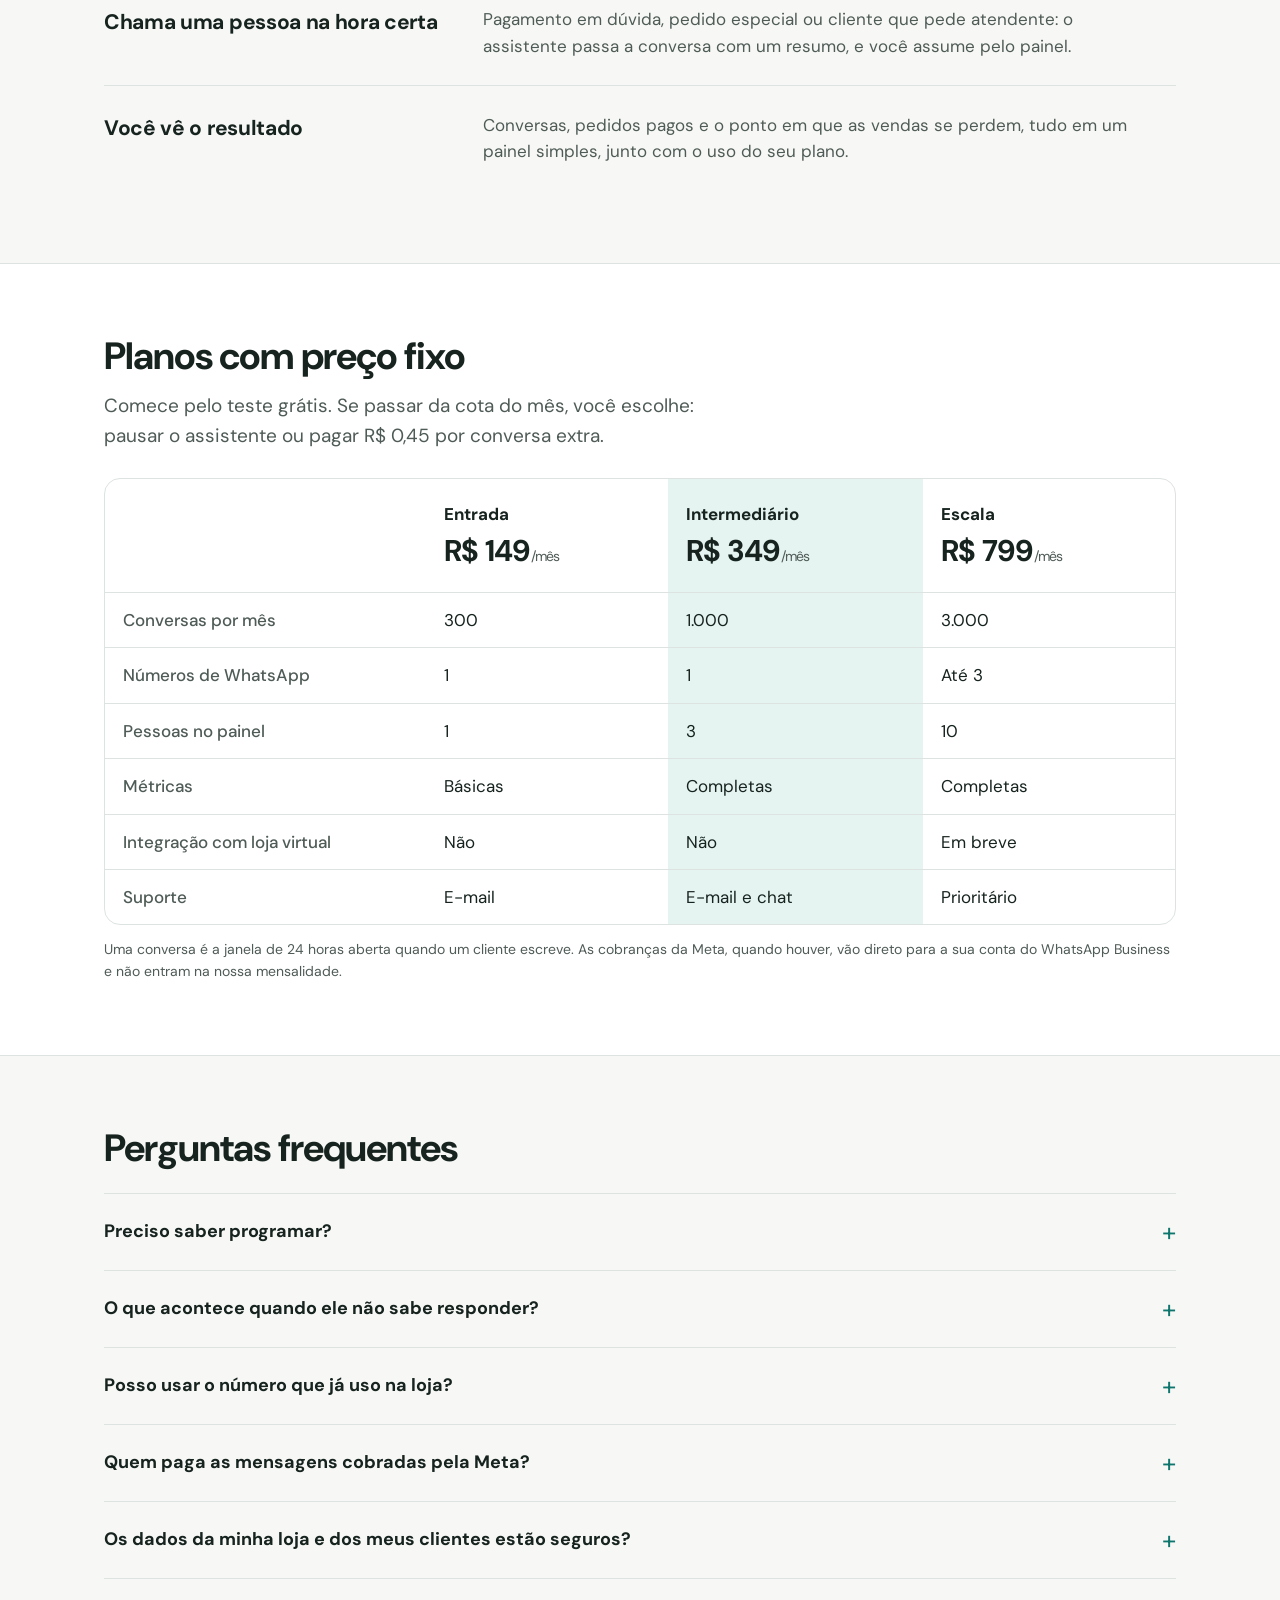
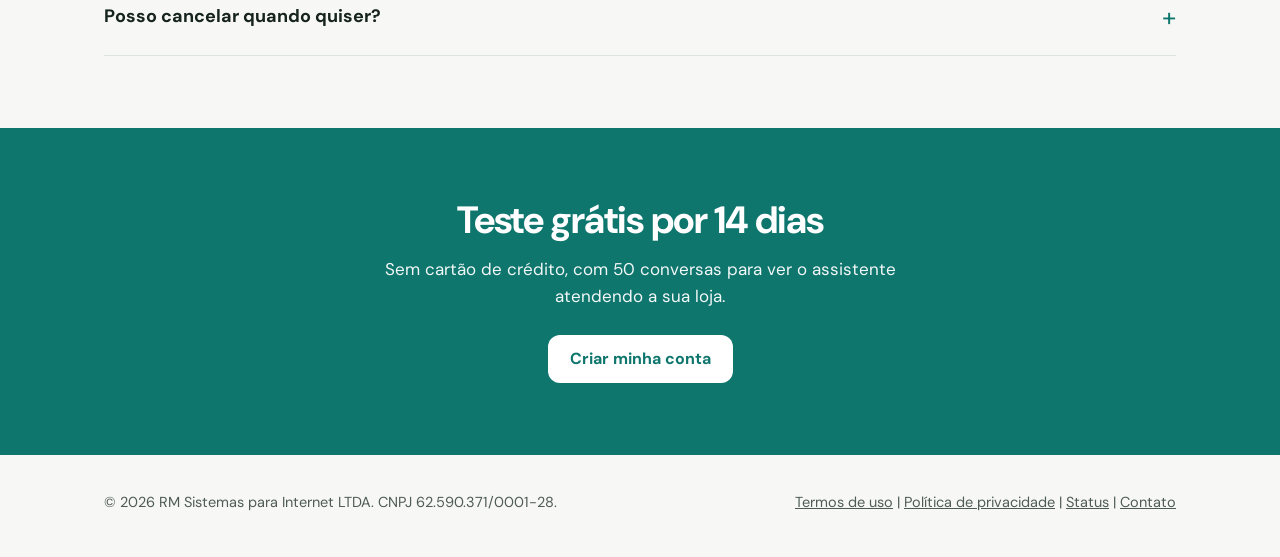
<file: site-megabot.html>
<!doctype html>
<html lang="pt-BR">
<head>
<meta charset="utf-8">
<meta name="viewport" content="width=device-width, initial-scale=1, viewport-fit=cover">
<title>megabot | Sua loja vende no WhatsApp, mesmo quando você não está</title>
<meta name="description" content="Um assistente que responde seus clientes no WhatsApp, recomenda produtos e manda o link de pagamento. Pronto em menos de 30 minutos. Teste grátis por 14 dias.">
<link rel="preconnect" href="https://fonts.googleapis.com">
<link href="https://fonts.googleapis.com/css2?family=DM+Sans:wght@400;500;700&display=swap" rel="stylesheet">
<style>
:root{--bg:#F7F8F6;--surface:#FFFFFF;--ink:#16231F;--muted:#4F5B56;--line:#DDE3E0;--teal:#0F766E;--on-teal:#FFFFFF;--mist:#E6F4F1;--deep:#0B5A54;--amber:#F59E0B;color-scheme:light}
@media (prefers-color-scheme:dark){:root:not([data-theme="light"]){--bg:#0E1715;--surface:#14211E;--ink:#E9F1EE;--muted:#9DB0AA;--line:#25352F;--teal:#2DD4BF;--on-teal:#07201C;--mist:#16302C;--deep:#7DE3D6;--amber:#F5B02E;color-scheme:dark}}
:root[data-theme="dark"]{--bg:#0E1715;--surface:#14211E;--ink:#E9F1EE;--muted:#9DB0AA;--line:#25352F;--teal:#2DD4BF;--on-teal:#07201C;--mist:#16302C;--deep:#7DE3D6;--amber:#F5B02E;color-scheme:dark}
:root{box-sizing:border-box;padding-top:env(safe-area-inset-top,0px);padding-bottom:env(safe-area-inset-bottom,0px)}
html{scroll-padding-top:calc(env(safe-area-inset-top,0px) + 76px);scroll-behavior:smooth}
*,*::before,*::after{box-sizing:inherit}
body{margin:0;background:var(--bg);color:var(--ink);font:400 17px/1.55 'DM Sans',system-ui,sans-serif;-webkit-text-size-adjust:100%}
body::before{content:"";position:fixed;inset:0 0 auto;height:env(safe-area-inset-top,0px);background:var(--surface);z-index:10}
a{color:var(--teal)}
a:focus-visible,button:focus-visible,summary:focus-visible{outline:3px solid var(--amber);outline-offset:2px}
.w{max-width:1120px;margin:0 auto;padding:0 24px}
header{position:sticky;top:env(safe-area-inset-top,0px);z-index:11;background:var(--surface);border-bottom:1px solid var(--line)}
.bar{display:flex;align-items:center;justify-content:space-between;gap:16px;min-height:68px}
.brand{display:flex;align-items:center;gap:10px;font-weight:700;font-size:21px;letter-spacing:-.02em;color:var(--ink);text-decoration:none}
nav.menu{display:flex;gap:6px;align-items:center}
nav.menu a{display:inline-flex;align-items:center;min-height:44px;padding:0 12px;color:var(--muted);text-decoration:none;font-weight:500;border-radius:10px}
nav.menu a:hover{color:var(--ink)}
.btn{display:inline-flex;align-items:center;justify-content:center;min-height:48px;padding:0 22px;border-radius:12px;background:var(--teal);color:var(--on-teal);font:700 16px 'DM Sans',system-ui,sans-serif;text-decoration:none;border:0}
.btn:hover{filter:brightness(1.08);color:var(--on-teal)}
.btn.alt{background:transparent;color:var(--ink);border:1px solid var(--line)}
.btn.alt:hover{color:var(--ink);background:var(--mist)}
.hero{display:grid;grid-template-columns:1.1fr .9fr;gap:56px;align-items:center;padding:72px 0 80px}
h1{margin:0 0 18px;font-size:clamp(36px,5.2vw,58px);line-height:1.03;letter-spacing:-.035em;font-weight:700}
h2{margin:0 0 14px;font-size:clamp(26px,3.4vw,38px);line-height:1.1;letter-spacing:-.025em;font-weight:700}
.lead{font-size:19px;color:var(--muted);max-width:34em;margin:0 0 28px}
.cta{display:flex;gap:12px;flex-wrap:wrap;margin-bottom:14px}
.fine{font-size:14px;color:var(--muted);margin:0}
.phone{max-width:380px;margin:0 auto;background:var(--surface);border:1px solid var(--line);border-radius:28px;padding:18px}
.phone-top{display:flex;align-items:center;gap:10px;padding-bottom:12px;border-bottom:1px solid var(--line);font-weight:700}
.phone-top span{display:block;font-weight:400;font-size:13px;color:var(--muted)}
.chat{display:flex;flex-direction:column;padding-top:6px;min-height:340px}
.m{max-width:86%;padding:10px 14px;border-radius:16px;margin:7px 0;line-height:1.4;font-size:15.5px;opacity:0;transform:translateY(6px);transition:opacity .45s,transform .45s}
.m.show{opacity:1;transform:none}
.m.c{align-self:flex-start;background:var(--bg);border:1px solid var(--line)}
.m.b{align-self:flex-end;background:var(--mist);color:var(--deep)}
.pay{display:inline-block;margin-top:8px;padding:9px 14px;border-radius:10px;background:var(--teal);color:var(--on-teal);font-weight:700;font-size:14.5px}
.cap{text-align:center;font-size:13px;color:var(--muted);margin:12px 0 0}
.band{background:var(--teal);color:var(--on-teal);padding:64px 0}
.band h2{max-width:20em}
.trio{display:grid;grid-template-columns:repeat(3,1fr);margin-top:32px}
.trio p{margin:0;padding:0 28px;border-left:1px solid color-mix(in srgb,var(--on-teal) 35%,transparent)}
.trio p:first-child{padding-left:0;border-left:0}
section{padding:72px 0}
.steps{list-style:none;margin:32px 0 0;padding:0;display:grid;grid-template-columns:repeat(3,1fr);gap:32px;counter-reset:s}
.steps li{counter-increment:s}
.steps li::before{content:counter(s);display:flex;align-items:center;justify-content:center;width:40px;height:40px;border-radius:50%;background:var(--teal);color:var(--on-teal);font-weight:700;margin-bottom:14px}
.steps b{display:block;font-size:19px;margin-bottom:4px}
.steps span{color:var(--muted)}
dl.feat{margin:32px 0 0}
.feat div{display:grid;grid-template-columns:minmax(200px,.8fr) 1.6fr;gap:32px;padding:26px 0;border-top:1px solid var(--line)}
.feat dt{font-size:21px;font-weight:700;letter-spacing:-.015em}
.feat dd{margin:0;color:var(--muted);max-width:38em}
.tablewrap{overflow-x:auto;margin-top:28px;border:1px solid var(--line);border-radius:16px;background:var(--surface)}
table{width:100%;border-collapse:collapse;min-width:640px}
th,td{padding:14px 18px;text-align:left;border-bottom:1px solid var(--line)}
tbody tr:last-child td{border-bottom:0}
thead th{vertical-align:bottom;font-weight:700;padding-top:22px;padding-bottom:18px}
thead .price{display:block;font-size:30px;letter-spacing:-.025em}
thead .price small{font-size:14px;font-weight:400;color:var(--muted)}
td:first-child,th:first-child{color:var(--muted);font-weight:500;width:30%}
.hl{background:var(--mist)}
details{border-top:1px solid var(--line)}
details:last-of-type{border-bottom:1px solid var(--line)}
summary{display:flex;align-items:center;justify-content:space-between;gap:16px;min-height:60px;padding:8px 0;font-weight:700;font-size:18px;cursor:pointer;list-style:none}
summary::-webkit-details-marker{display:none}
summary::after{content:"+";font-size:26px;font-weight:400;color:var(--teal);flex:none}
details[open] summary::after{content:"\2013"}
details p{margin:0 0 20px;color:var(--muted);max-width:42em}
.final{background:var(--teal);color:var(--on-teal);text-align:center;padding:72px 0}
.final .btn{background:var(--on-teal);color:var(--teal)}
.final .btn:hover{color:var(--teal)}
footer{padding:36px 0 44px;color:var(--muted);font-size:14.5px}
footer .row{display:flex;justify-content:space-between;gap:20px;flex-wrap:wrap}
footer a{color:var(--muted)}
@media (max-width:860px){
 .hero{grid-template-columns:1fr;gap:40px;padding:40px 0 56px}
 nav.menu a:not(.btn){display:none}
 .trio{grid-template-columns:1fr;gap:20px}
 .trio p,.trio p:first-child{padding:0;border-left:0}
 .steps{grid-template-columns:1fr}
 .feat div{grid-template-columns:1fr;gap:6px}
 section{padding:52px 0}
}
@media (prefers-reduced-motion:reduce){html{scroll-behavior:auto}.m{opacity:1;transform:none;transition:none}}
</style>
<noscript><style>.m{opacity:1;transform:none}</style></noscript>
</head>
<body>
<header>
 <div class="w bar">
  <a class="brand" href="#" aria-label="megabot, página inicial">
   <svg width="34" height="34" viewBox="0 0 40 40" aria-hidden="true"><rect width="40" height="40" rx="11" fill="#0F766E"/><path d="M10 14a4 4 0 0 1 4-4h12a4 4 0 0 1 4 4v9a4 4 0 0 1-4 4h-7l-6 5v-5h-1a4 4 0 0 1-2-3z" fill="#fff"/><circle cx="16.5" cy="18" r="1.9" fill="#0F766E"/><circle cx="23.5" cy="18" r="1.9" fill="#0F766E"/><circle cx="31" cy="9" r="4" fill="#F59E0B"/></svg>
   megabot
  </a>
  <nav class="menu" aria-label="Principal">
   <a href="#como-funciona">Como funciona</a>
   <a href="#planos">Planos</a>
   <a href="#perguntas">Perguntas</a>
   <a class="btn" href="#testar">Testar grátis</a>
  </nav>
 </div>
</header>

<main>
 <div class="w hero">
  <div>
   <h1>Sua loja vende no WhatsApp, mesmo quando você não está</h1>
   <p class="lead">Um assistente com inteligência artificial que responde seus clientes, recomenda produtos e manda o link de pagamento. Pronto em menos de 30 minutos, sem montar fluxos.</p>
   <div class="cta">
    <a class="btn" href="#testar">Testar grátis por 14 dias</a>
    <a class="btn alt" href="#como-funciona">Ver como funciona</a>
   </div>
   <p class="fine">Sem cartão de crédito. O teste inclui 50 conversas.</p>
  </div>
  <div>
   <div class="phone" role="img" aria-label="Exemplo de conversa: o cliente pede um café, o assistente recomenda duas opções e envia o link de pagamento por Pix">
    <div class="phone-top"><svg width="38" height="38" viewBox="0 0 40 40" aria-hidden="true"><rect width="40" height="40" rx="20" fill="#0F766E"/><path d="M10 14a4 4 0 0 1 4-4h12a4 4 0 0 1 4 4v9a4 4 0 0 1-4 4h-7l-6 5v-5h-1a4 4 0 0 1-2-3z" fill="#fff"/><circle cx="16.5" cy="18" r="1.9" fill="#0F766E"/><circle cx="23.5" cy="18" r="1.9" fill="#0F766E"/></svg><div>Loja de café<span>responde agora</span></div></div>
    <div class="chat" aria-hidden="true">
     <div class="m c">Oi! Quero um café para V60, até R$ 60.</div>
     <div class="m b">Oi! Tenho duas opções de 250 g: Mantiqueira (R$ 52,90) e Serra Alta (R$ 58,00). Qual você prefere?</div>
     <div class="m c">Serra Alta, moído para filtro.</div>
     <div class="m b">Combinado! Aqui está o seu link de pagamento.<br><span class="pay">Pagar R$ 58,00 com Pix</span></div>
    </div>
   </div>
   <p class="cap">Exemplo de conversa com uma loja fictícia.</p>
  </div>
 </div>

 <div class="band">
  <div class="w">
   <h2>Quem escreve fora do horário não espera</h2>
   <div class="trio">
    <p>As mensagens que chegam à noite ficam sem resposta, e a venda vai para quem respondeu primeiro.</p>
    <p>As mesmas perguntas sobre prazo, troca e frete tomam o seu dia.</p>
    <p>Você não sabe quantas vendas perdeu nem em que ponto a conversa travou.</p>
   </div>
  </div>
 </div>

 <section id="como-funciona">
  <div class="w">
   <h2>Em três passos, a sua loja atendendo</h2>
   <ol class="steps">
    <li><b>Conecte o seu número</b><span>Em poucos cliques, com um passo a passo na tela.</span></li>
    <li><b>Preencha o formulário da loja</b><span>Prazos, trocas, pagamento e produtos. O assistente aprende só com o que você escrever.</span></li>
    <li><b>Teste e publique</b><span>Converse com ele como se fosse um cliente. Quando gostar, é só publicar.</span></li>
   </ol>
   <dl class="feat">
    <div><dt>Vende, não só responde</dt><dd>Recomenda produtos do seu catálogo e envia o link de pagamento por Pix na própria conversa. Preço e estoque vêm do seu cadastro, nunca do palpite do assistente.</dd></div>
    <div><dt>Fala como a sua loja</dt><dd>Você define o tom e as regras, e o que ele nunca deve dizer. Ele responde apenas sobre a sua loja.</dd></div>
    <div><dt>Chama uma pessoa na hora certa</dt><dd>Pagamento em dúvida, pedido especial ou cliente que pede atendente: o assistente passa a conversa com um resumo, e você assume pelo painel.</dd></div>
    <div><dt>Você vê o resultado</dt><dd>Conversas, pedidos pagos e o ponto em que as vendas se perdem, tudo em um painel simples, junto com o uso do seu plano.</dd></div>
   </dl>
  </div>
 </section>

 <section id="planos" style="background:var(--surface);border-top:1px solid var(--line);border-bottom:1px solid var(--line)">
  <div class="w">
   <h2>Planos com preço fixo</h2>
   <p class="lead" style="margin-bottom:0">Comece pelo teste grátis. Se passar da cota do mês, você escolhe: pausar o assistente ou pagar R$ 0,45 por conversa extra.</p>
   <div class="tablewrap">
    <table>
     <caption style="position:absolute;left:-9999px">Comparação dos planos</caption>
     <thead><tr><th scope="col"></th><th scope="col">Entrada<span class="price">R$ 149<small>/mês</small></span></th><th scope="col" class="hl">Intermediário<span class="price">R$ 349<small>/mês</small></span></th><th scope="col">Escala<span class="price">R$ 799<small>/mês</small></span></th></tr></thead>
     <tbody>
      <tr><td>Conversas por mês</td><td>300</td><td class="hl">1.000</td><td>3.000</td></tr>
      <tr><td>Números de WhatsApp</td><td>1</td><td class="hl">1</td><td>Até 3</td></tr>
      <tr><td>Pessoas no painel</td><td>1</td><td class="hl">3</td><td>10</td></tr>
      <tr><td>Métricas</td><td>Básicas</td><td class="hl">Completas</td><td>Completas</td></tr>
      <tr><td>Integração com loja virtual</td><td>Não</td><td class="hl">Não</td><td>Em breve</td></tr>
      <tr><td>Suporte</td><td>E-mail</td><td class="hl">E-mail e chat</td><td>Prioritário</td></tr>
     </tbody>
    </table>
   </div>
   <p class="fine" style="margin-top:14px">Uma conversa é a janela de 24 horas aberta quando um cliente escreve. As cobranças da Meta, quando houver, vão direto para a sua conta do WhatsApp Business e não entram na nossa mensalidade.</p>
  </div>
 </section>

 <section id="perguntas">
  <div class="w">
   <h2>Perguntas frequentes</h2>
   <div style="margin-top:24px">
    <details><summary>Preciso saber programar?</summary><p>Não. Você preenche um formulário guiado e testa o assistente antes de publicar.</p></details>
    <details><summary>O que acontece quando ele não sabe responder?</summary><p>Ele passa a conversa para uma pessoa da sua equipe, com um resumo do que já foi dito, e você assume pelo painel.</p></details>
    <details><summary>Posso usar o número que já uso na loja?</summary><p>Sim, com um passo a passo na tela. Se o seu número precisar de algum ajuste antes de ser conectado, o sistema avisa o que fazer.</p></details>
    <details><summary>Quem paga as mensagens cobradas pela Meta?</summary><p>Se houver cobrança da Meta, por exemplo em mensagens enviadas fora da janela de 24 horas, ela vai direto para a sua conta do WhatsApp Business. A nossa mensalidade não inclui esse custo.</p></details>
    <details><summary>Os dados da minha loja e dos meus clientes estão seguros?</summary><p>Tratamos os dados conforme a LGPD, só para atender a sua loja, e você pode pedir a exclusão de uma conversa ou de um contato quando quiser.</p></details>
    <details><summary>Posso cancelar quando quiser?</summary><p>Pode. O cancelamento é feito por você mesmo, no painel, e vale a partir do próximo ciclo.</p></details>
   </div>
  </div>
 </section>

 <div class="final" id="testar">
  <div class="w">
   <h2>Teste grátis por 14 dias</h2>
   <p style="margin:0 auto 26px;max-width:32em;opacity:.95">Sem cartão de crédito, com 50 conversas para ver o assistente atendendo a sua loja.</p>
   <a class="btn" href="#">Criar minha conta</a>
  </div>
 </div>
</main>

<footer>
 <div class="w row">
  <span>© 2026 RM Sistemas para Internet LTDA. CNPJ 62.590.371/0001-28.</span>
  <span><a href="#">Termos de uso</a> | <a href="#">Política de privacidade</a> | <a href="#">Status</a> | <a href="#">Contato</a></span>
 </div>
</footer>

<script>
(function(){
 var ms=document.querySelectorAll('.m');
 var rm=window.matchMedia&&window.matchMedia('(prefers-reduced-motion: reduce)').matches;
 ms.forEach(function(m,i){
  if(rm){m.classList.add('show');}
  else{setTimeout(function(){m.classList.add('show');},700+i*1300);}
 });
})();
</script>
</body>
</html>
</file>
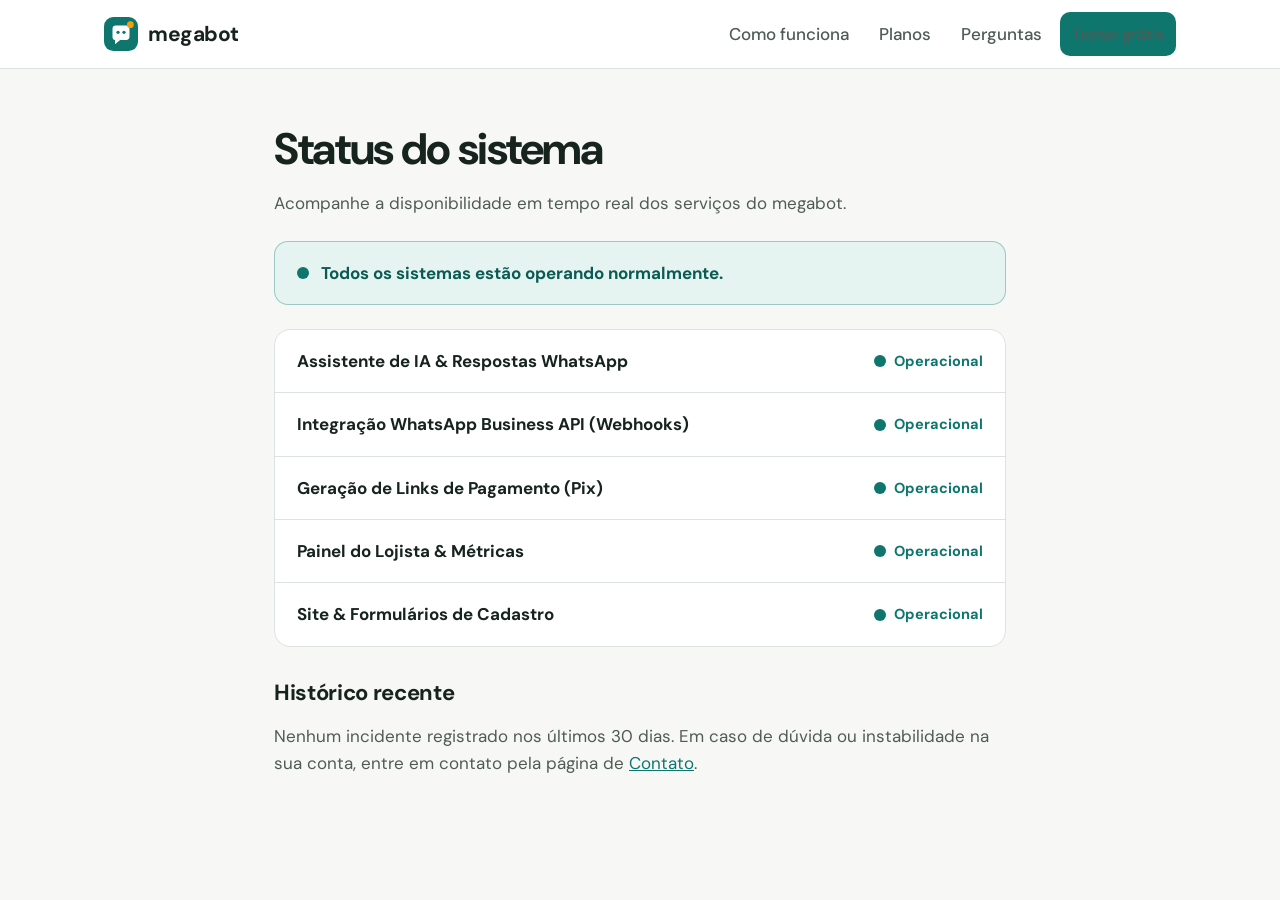
<file: status.html>
<!doctype html>
<html lang="pt-BR">
<head>
    <meta charset="utf-8">
    <meta name="viewport" content="width=device-width, initial-scale=1, viewport-fit=cover">
    <title>Status do sistema | megabot</title>
    <link rel="preconnect" href="https://fonts.googleapis.com">
    <link href="https://fonts.googleapis.com/css2?family=DM+Sans:wght@400;500;700&display=swap" rel="stylesheet">
    <link rel="stylesheet" href="assets/css/styles.css">
    <link rel="stylesheet" href="assets/css/responsive.css">
    <link rel="icon" href="assets/img/favicon.svg" type="image/svg+xml">
    <link rel="alternate icon" href="favicon.ico" sizes="32x32">
</head>
<body>
<header>
        <div class="w bar">
            <a class="brand" href="/" aria-label="megabot, página inicial">
                <svg width="34" height="34" viewBox="0 0 40 40" aria-hidden="true">
                    <rect width="40" height="40" rx="11" fill="#0F766E" />
                    <path d="M10 14a4 4 0 0 1 4-4h12a4 4 0 0 1 4 4v9a4 4 0 0 1-4 4h-7l-6 5v-5h-1a4 4 0 0 1-2-3z"
                        fill="#fff" />
                    <circle cx="16.5" cy="18" r="1.9" fill="#0F766E" />
                    <circle cx="23.5" cy="18" r="1.9" fill="#0F766E" />
                    <circle cx="31" cy="9" r="4" fill="#F59E0B" />
                </svg>
                megabot
            </a>
            <nav class="menu" aria-label="Principal">
                <a href="/#como-funciona">Como funciona</a>
                <a href="/#planos">Planos</a>
                <a href="/#perguntas">Perguntas</a>
                <a class="btn" href="/#testar">Testar grátis</a>
            </nav>
        </div>
    </header>

    <main class="page-section">
        <div class="w-narrow">
            <h1>Status do sistema</h1>
            <p>Acompanhe a disponibilidade em tempo real dos serviços do megabot.</p>

            <div class="status-banner" role="status">
                <span class="dot" aria-hidden="true"></span>
                Todos os sistemas estão operando normalmente.
            </div>

            <div class="status-list">
                <div class="status-item">
                    <strong>Assistente de IA &amp; Respostas WhatsApp</strong>
                    <span class="badge-ok"><span class="dot" aria-hidden="true"></span>Operacional</span>
                </div>
                <div class="status-item">
                    <strong>Integração WhatsApp Business API (Webhooks)</strong>
                    <span class="badge-ok"><span class="dot" aria-hidden="true"></span>Operacional</span>
                </div>
                <div class="status-item">
                    <strong>Geração de Links de Pagamento (Pix)</strong>
                    <span class="badge-ok"><span class="dot" aria-hidden="true"></span>Operacional</span>
                </div>
                <div class="status-item">
                    <strong>Painel do Lojista &amp; Métricas</strong>
                    <span class="badge-ok"><span class="dot" aria-hidden="true"></span>Operacional</span>
                </div>
                <div class="status-item">
                    <strong>Site &amp; Formulários de Cadastro</strong>
                    <span class="badge-ok"><span class="dot" aria-hidden="true"></span>Operacional</span>
                </div>
            </div>

            <h2>Histórico recente</h2>
            <p>Nenhum incidente registrado nos últimos 30 dias. Em caso de dúvida ou instabilidade na sua conta, entre em contato pela página de <a href="contato.html">Contato</a>.</p>
        </div>
    </main>

    <script src="assets/js/env.js"></script>
    <script src="assets/js/ga.js"></script>
    <script src="assets/js/menu.js"></script>
</body>
</html>
</file>
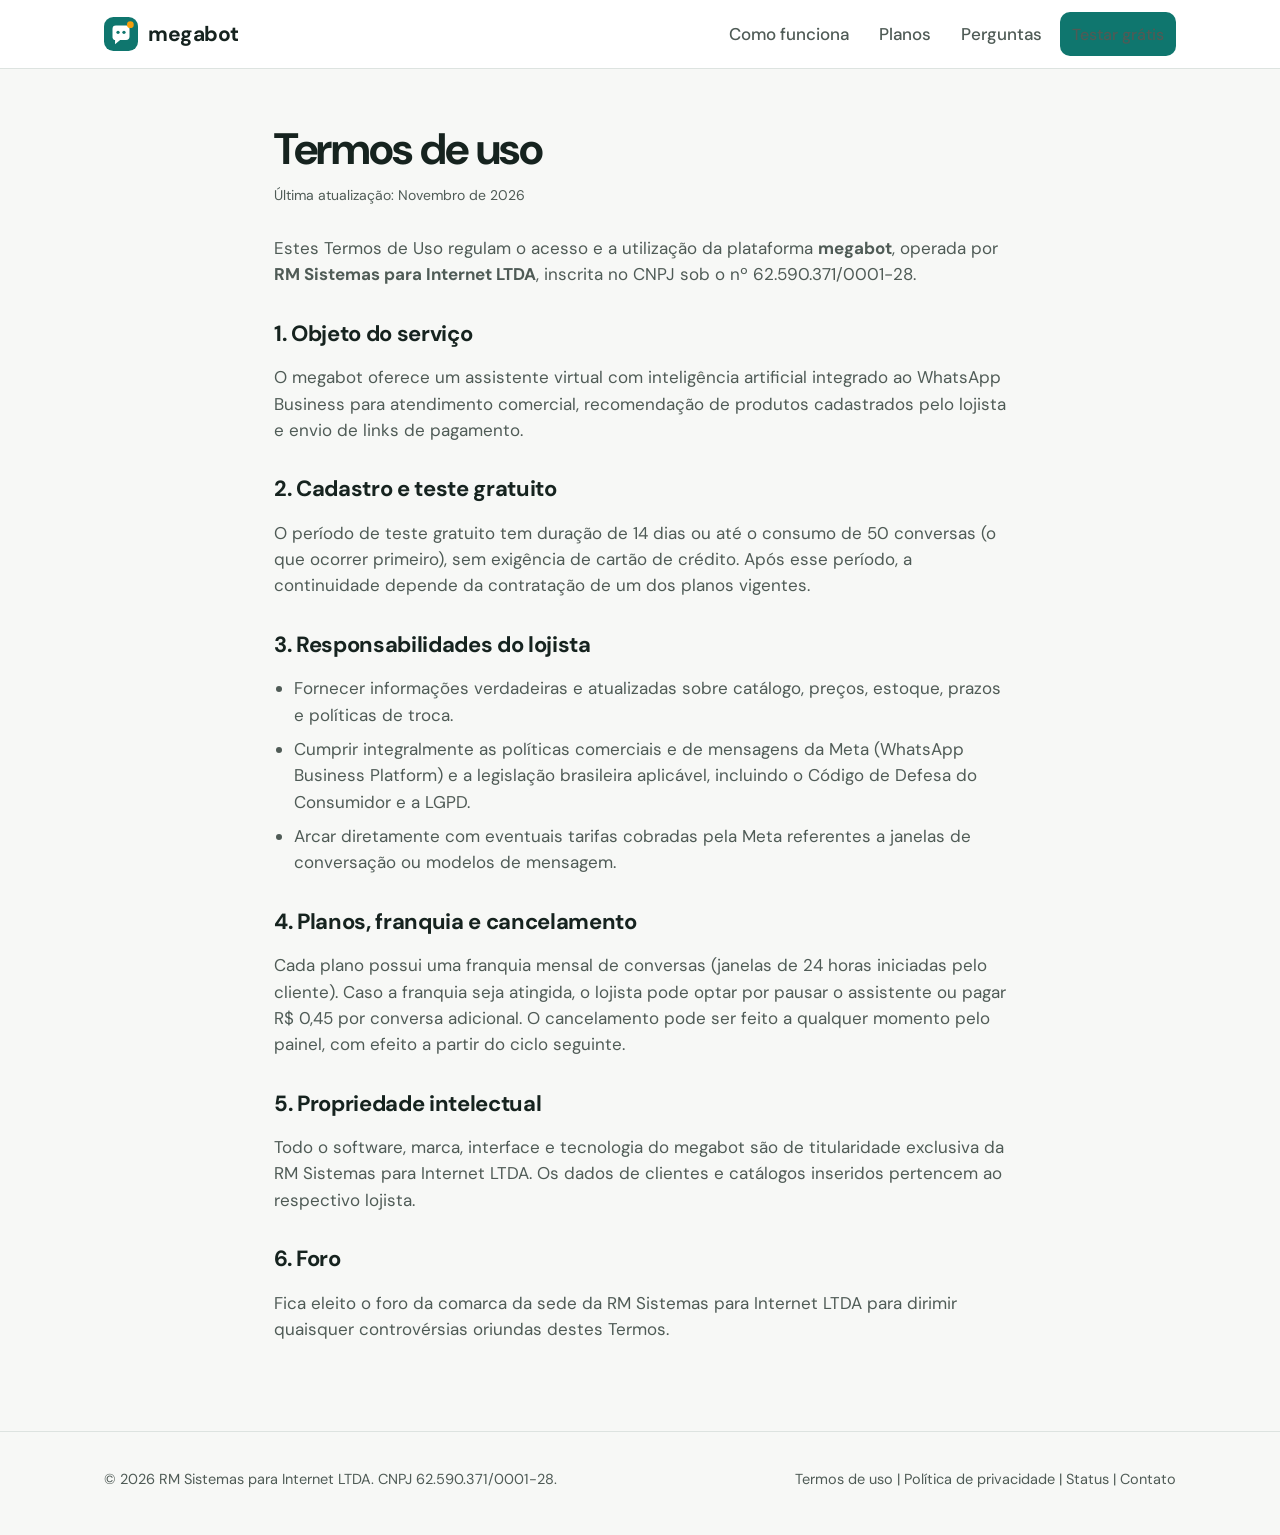
<file: termos-de-uso.html>
<!doctype html>
<html lang="pt-BR">
<head>
    <meta charset="utf-8">
    <meta name="viewport" content="width=device-width, initial-scale=1, viewport-fit=cover">
    <title>Termos de uso | megabot</title>
    <link rel="preconnect" href="https://fonts.googleapis.com">
    <link href="https://fonts.googleapis.com/css2?family=DM+Sans:wght@400;500;700&display=swap" rel="stylesheet">
    <link rel="stylesheet" href="assets/css/styles.css">
    <link rel="stylesheet" href="assets/css/responsive.css">
    <link rel="icon" href="assets/img/favicon.svg" type="image/svg+xml">
    <link rel="alternate icon" href="favicon.ico" sizes="32x32">
</head>
<body>
    <header>
        <div class="w bar">
            <a class="brand" href="/" aria-label="megabot, página inicial">
                <svg width="34" height="34" viewBox="0 0 40 40" aria-hidden="true">
                    <rect width="40" height="40" rx="11" fill="#0F766E" />
                    <path d="M10 14a4 4 0 0 1 4-4h12a4 4 0 0 1 4 4v9a4 4 0 0 1-4 4h-7l-6 5v-5h-1a4 4 0 0 1-2-3z"
                        fill="#fff" />
                    <circle cx="16.5" cy="18" r="1.9" fill="#0F766E" />
                    <circle cx="23.5" cy="18" r="1.9" fill="#0F766E" />
                    <circle cx="31" cy="9" r="4" fill="#F59E0B" />
                </svg>
                megabot
            </a>
            <nav class="menu" aria-label="Principal">
                <a href="/#como-funciona">Como funciona</a>
                <a href="/#planos">Planos</a>
                <a href="/#perguntas">Perguntas</a>
                <a class="btn" href="/#testar">Testar grátis</a>
            </nav>
        </div>
    </header>
    <main class="page-section">
        <div class="w-narrow">
            <h1>Termos de uso</h1>
            <span class="meta-date">Última atualização: Novembro de 2026</span>

            <p>Estes Termos de Uso regulam o acesso e a utilização da plataforma <strong>megabot</strong>, operada por <strong>RM Sistemas para Internet LTDA</strong>, inscrita no CNPJ sob o nº 62.590.371/0001-28.</p>

            <h2>1. Objeto do serviço</h2>
            <p>O megabot oferece um assistente virtual com inteligência artificial integrado ao WhatsApp Business para atendimento comercial, recomendação de produtos cadastrados pelo lojista e envio de links de pagamento.</p>

            <h2>2. Cadastro e teste gratuito</h2>
            <p>O período de teste gratuito tem duração de 14 dias ou até o consumo de 50 conversas (o que ocorrer primeiro), sem exigência de cartão de crédito. Após esse período, a continuidade depende da contratação de um dos planos vigentes.</p>

            <h2>3. Responsabilidades do lojista</h2>
            <ul>
                <li>Fornecer informações verdadeiras e atualizadas sobre catálogo, preços, estoque, prazos e políticas de troca.</li>
                <li>Cumprir integralmente as políticas comerciais e de mensagens da Meta (WhatsApp Business Platform) e a legislação brasileira aplicável, incluindo o Código de Defesa do Consumidor e a LGPD.</li>
                <li>Arcar diretamente com eventuais tarifas cobradas pela Meta referentes a janelas de conversação ou modelos de mensagem.</li>
            </ul>

            <h2>4. Planos, franquia e cancelamento</h2>
            <p>Cada plano possui uma franquia mensal de conversas (janelas de 24 horas iniciadas pelo cliente). Caso a franquia seja atingida, o lojista pode optar por pausar o assistente ou pagar R$ 0,45 por conversa adicional. O cancelamento pode ser feito a qualquer momento pelo painel, com efeito a partir do ciclo seguinte.</p>

            <h2>5. Propriedade intelectual</h2>
            <p>Todo o software, marca, interface e tecnologia do megabot são de titularidade exclusiva da RM Sistemas para Internet LTDA. Os dados de clientes e catálogos inseridos pertencem ao respectivo lojista.</p>

            <h2>6. Foro</h2>
            <p>Fica eleito o foro da comarca da sede da RM Sistemas para Internet LTDA para dirimir quaisquer controvérsias oriundas destes Termos.</p>
        </div>
    </main>
    <footer>
        <div class="w row">
            <span>© 2026 RM Sistemas para Internet LTDA. CNPJ 62.590.371/0001-28.</span>
            <span><a href="termos-de-uso.html">Termos de uso</a> | <a href="politica-de-privacidade.html">Política de privacidade</a> | <a href="status.html">Status</a> | <a href="contato.html">Contato</a></span>
        </div>
    </footer>
    <script src="assets/js/env.js"></script>
    <script src="assets/js/ga.js"></script>
    <script src="assets/js/menu.js"></script>
</body>
</html>
</file>
<file: assets/css/responsive.css>
/* Melhorias de responsividade para mobile e tablet */

html, body {
    overflow-x: hidden;
}

/* Evita zoom automático no iOS ao focar campos de formulário */
input, select, textarea {
    font-size: 16px !important;
}

/* Botão do menu mobile */
.menu-toggle {
    display: none;
    align-items: center;
    justify-content: center;
    width: 44px;
    height: 44px;
    padding: 0;
    border-radius: 10px;
    border: 1px solid var(--line);
    background: var(--bg);
    color: var(--ink);
    cursor: pointer;
}

@media (max-width: 860px) {
    .w, .w-narrow {
        padding: 0 18px;
    }

    .bar {
        flex-wrap: wrap;
        padding: 10px 8px;
        min-height: 64px;
    }

    .menu-toggle {
        display: inline-flex;
    }

    nav.menu {
        display: none;
        flex-direction: column;
        align-items: stretch;
        width: 100%;
        gap: 6px;
        padding: 12px 0 6px;
        border-top: 1px solid var(--line);
        margin-top: 8px;
    }

    nav.menu.is-open {
        display: flex;
    }

    nav.menu a:not(.btn) {
        display: flex !important;
        width: 100%;
        padding: 10px 12px;
        min-height: 44px;
    }

    nav.menu a.btn {
        width: 100%;
        margin-top: 4px;
    }

    .hero {
        grid-template-columns: 1fr !important;
        gap: 32px !important;
        padding: 32px 8px 48px !important;
    }

    .lead {
        font-size: 17px !important;
    }

    .cta {
        flex-direction: column;
    }

    .cta .btn {
        width: 100%;
    }

    .phone {
        max-width: 100% !important;
        padding: 14px !important;
        border-radius: 22px !important;
    }

    .chat {
        min-height: 290px !important;
    }

    .m {
        max-width: 92% !important;
        font-size: 15px !important;
    }

    .band, .final {
        padding: 48px 0 !important;
    }

    section, .page-section {
        padding: 44px 0 !important;
    }

    .trio, .steps {
        grid-template-columns: 1fr !important;
        gap: 20px !important;
    }

    .trio p, .trio p:first-child {
        padding: 0 !important;
        border-left: 0 !important;
    }

    .feat div {
        grid-template-columns: 1fr !important;
        gap: 6px !important;
        padding: 20px 0 !important;
    }

    .final-form, .card {
        padding: 20px 16px !important;
        border-radius: 14px !important;
    }

    footer {
        padding: 28px 0 36px !important;
    }

    footer .row {
        flex-direction: column;
        align-items: flex-start;
        gap: 12px !important;
    }
}

@media (max-width: 520px) {
    .status-item {
        flex-direction: column;
        align-items: flex-start;
        gap: 8px;
        padding: 14px 16px;
    }

    th, td {
        padding: 11px 12px !important;
        font-size: 14.5px;
    }

    thead .price {
        font-size: 24px !important;
    }
}
</file>
<file: assets/css/styles.css>
:root {
    --bg: #F7F8F6;
    --surface: #FFFFFF;
    --ink: #16231F;
    --muted: #4F5B56;
    --line: #DDE3E0;
    --teal: #0F766E;
    --on-teal: #FFFFFF;
    --mist: #E6F4F1;
    --deep: #0B5A54;
    --amber: #F59E0B;
    color-scheme: light;
}

@media (prefers-color-scheme: dark) {
    :root:not([data-theme="light"]) {
        --bg: #0E1715;
        --surface: #14211E;
        --ink: #E9F1EE;
        --muted: #9DB0AA;
        --line: #25352F;
        --teal: #2DD4BF;
        --on-teal: #07201C;
        --mist: #16302C;
        --deep: #7DE3D6;
        --amber: #F5B02E;
        color-scheme: dark;
    }
}

:root[data-theme="dark"] {
    --bg: #0E1715;
    --surface: #14211E;
    --ink: #E9F1EE;
    --muted: #9DB0AA;
    --line: #25352F;
    --teal: #2DD4BF;
    --on-teal: #07201C;
    --mist: #16302C;
    --deep: #7DE3D6;
    --amber: #F5B02E;
    color-scheme: dark;
}

:root {
    box-sizing: border-box;
    padding-top: env(safe-area-inset-top, 0px);
    padding-bottom: env(safe-area-inset-bottom, 0px);
}

html {
    scroll-padding-top: calc(env(safe-area-inset-top, 0px) + 76px);
    scroll-behavior: smooth;
}

*, *::before, *::after {
    box-sizing: inherit;
}

body {
    margin: 0;
    background: var(--bg);
    color: var(--ink);
    font: 400 17px/1.55 'DM Sans', system-ui, sans-serif;
    -webkit-text-size-adjust: 100%;
    min-height: 100vh;
    display: flex;
    flex-direction: column;
}

main {
    flex: 1;
}

a { color: var(--teal); }
a:focus-visible, button:focus-visible, input:focus-visible, textarea:focus-visible, select:focus-visible {
    outline: 3px solid var(--amber);
    outline-offset: 2px;
}

.w { max-width: 1120px; margin: 0 auto; padding: 0 24px; }
.w-narrow { max-width: 780px; margin: 0 auto; padding: 0 24px; }

header {
    position: sticky;
    top: env(safe-area-inset-top, 0px);
    z-index: 11;
    background: var(--surface);
    border-bottom: 1px solid var(--line);
}

.bar { display: flex; align-items: center; justify-content: space-between; gap: 16px; min-height: 68px; }
.brand { display: flex; align-items: center; gap: 10px; font-weight: 700; font-size: 21px; letter-spacing: -.02em; color: var(--ink); text-decoration: none; }

nav.menu { display: flex; gap: 6px; align-items: center; }
nav.menu a { display: inline-flex; align-items: center; min-height: 44px; padding: 0 12px; color: var(--muted); text-decoration: none; font-weight: 500; border-radius: 10px; }
nav.menu a:hover { color: var(--ink); }

.btn {
    display: inline-flex;
    align-items: center;
    justify-content: center;
    min-height: 48px;
    padding: 0 22px;
    border-radius: 12px;
    background: var(--teal);
    color: var(--on-teal);
    font: 700 16px 'DM Sans', system-ui, sans-serif;
    text-decoration: none;
    border: 0;
    cursor: pointer;
}
.btn:hover { filter: brightness(1.08); color: var(--on-teal); }
.btn:disabled { opacity: 0.6; cursor: not-allowed; }

.page-section { padding: 56px 0 72px; }
.page-section h1 { margin: 0 0 12px; font-size: clamp(30px, 4.2vw, 44px); line-height: 1.1; letter-spacing: -.03em; font-weight: 700; }
.page-section h2 { margin: 32px 0 10px; font-size: 22px; line-height: 1.25; letter-spacing: -.015em; }
.page-section p, .page-section li { color: var(--muted); }
.page-section ul { padding-left: 20px; }
.page-section li { margin-bottom: 8px; }
.meta-date { font-size: 14px; color: var(--muted); margin-bottom: 28px; display: block; }

.card {
    background: var(--surface);
    border: 1px solid var(--line);
    border-radius: 16px;
    padding: 28px;
}

.hs-form { display: flex; flex-direction: column; gap: 16px; text-align: left; }
.hs-field { display: flex; flex-direction: column; gap: 6px; }
.hs-field label { font-size: 14.5px; font-weight: 700; color: var(--ink); }
.hs-field input, .hs-field textarea, .hs-field select {
    width: 100%;
    padding: 12px 14px;
    border-radius: 10px;
    border: 1px solid var(--line);
    background: var(--bg);
    color: var(--ink);
    font: 400 16px 'DM Sans', system-ui, sans-serif;
}
.hs-status { font-size: 14.5px; font-weight: 500; margin: 4px 0 0; padding: 12px 14px; border-radius: 10px; display: none; }
.hs-status.ok { display: block; background: var(--mist); color: var(--deep); border: 1px solid var(--teal); }
.hs-status.err { display: block; background: rgba(220, 38, 38, 0.12); color: #ef4444; border: 1px solid rgba(220, 38, 38, 0.35); }

.status-banner {
    display: flex;
    align-items: center;
    gap: 12px;
    padding: 18px 22px;
    border-radius: 14px;
    background: var(--mist);
    color: var(--deep);
    font-weight: 700;
    margin: 24px 0;
    border: 1px solid color-mix(in srgb, var(--teal) 35%, transparent);
}
.dot { width: 12px; height: 12px; border-radius: 50%; background: var(--teal); flex: none; }
.status-list { border: 1px solid var(--line); border-radius: 16px; background: var(--surface); overflow: hidden; }
.status-item { display: flex; justify-content: space-between; align-items: center; padding: 18px 22px; border-bottom: 1px solid var(--line); }
.status-item:last-child { border-bottom: 0; }
.badge-ok { display: inline-flex; align-items: center; gap: 8px; font-size: 14.5px; font-weight: 700; color: var(--teal); }

footer { padding: 36px 0 44px; color: var(--muted); font-size: 14.5px; border-top: 1px solid var(--line); }
footer .row { display: flex; justify-content: space-between; gap: 20px; flex-wrap: wrap; }
footer a { color: var(--muted); text-decoration: none; }
footer a:hover { color: var(--ink); text-decoration: underline; }

@media (max-width: 860px) {
    nav.menu a:not(.btn) { display: none; }
}
</file>
